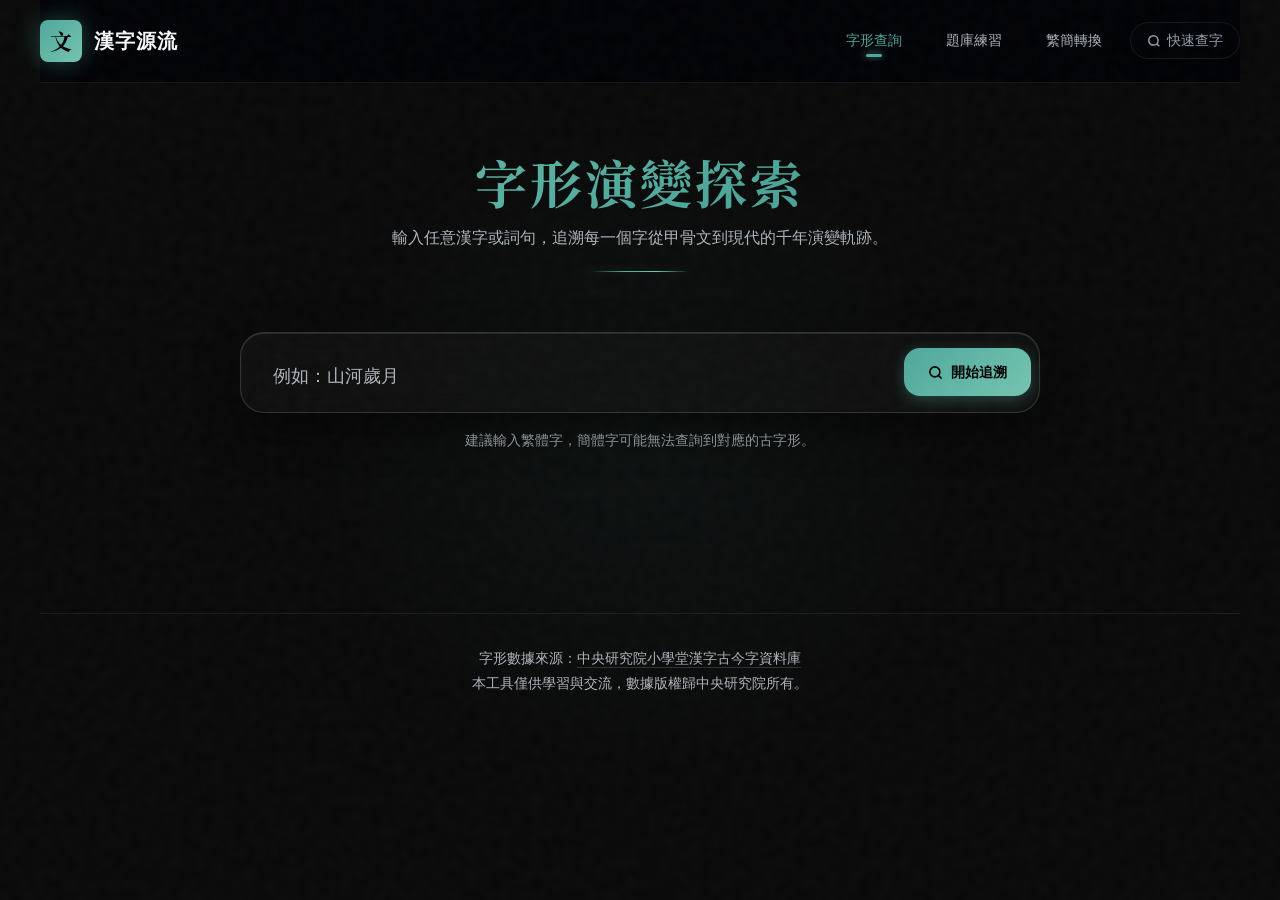
<file: index.html>
<!DOCTYPE html>
<html lang="zh-TW">
<head>
  <meta charset="UTF-8">
  <meta name="viewport" content="width=device-width, initial-scale=1.0">
  <meta name="view-transition" content="same-origin">
  <title>漢字源流 · 字形演變探索</title>
  <meta name="description" content="輸入任意漢字，追溯其從甲骨文、金文、戰國文字到現代的千年演變軌跡。數據來源：中央研究院小學堂。">
  <link rel="preconnect" href="https://fonts.googleapis.com">
  <link rel="preconnect" href="https://fonts.gstatic.com" crossorigin>
  <link href="https://fonts.googleapis.com/css2?family=Noto+Serif+SC:wght@400;500;600;700&family=Outfit:wght@300;400;500;600;700&family=Inter:wght@300;400;500;600&display=swap" rel="stylesheet">
  <link rel="stylesheet" href="style.css?v=12">
  <link href="https://fonts.googleapis.com/css2?family=Zhi+Mang+Xing&display=swap" rel="stylesheet">
</head>
<body>
  <main class="app">

    <!-- Navbar -->
    <nav class="navbar">
      <a href="index.html" class="navbar-brand">
        <div class="brand-icon">文</div>
        <span class="brand-text">漢字源流</span>
      </a>
      <div class="navbar-nav">
        <a href="index.html" class="nav-link active">字形查詢</a>
        <a href="idioms.html" class="nav-link">題庫練習</a>
        <a href="convert.html" class="nav-link">繁簡轉換</a>
        <button id="quickSearchBtn" class="btn-icon" title="快速查字 (Cmd+K / Ctrl+K)">
        <svg width="14" height="14" viewBox="0 0 24 24" fill="none" stroke="currentColor" stroke-width="2.5"><circle cx="11" cy="11" r="8"></circle><line x1="21" y1="21" x2="16.65" y2="16.65"></line></svg>
        快速查字
      </button>
      </div>
    </nav>

    <!-- Page Header -->
    <header class="page-header">
      <!-- 返回鍵：從其他頁面跳轉過來時顯示 -->
      <a id="backLink" class="back-link" href="javascript:history.back()" style="display:none;">
        <svg width="14" height="14" viewBox="0 0 24 24" fill="none" stroke="currentColor" stroke-width="2.5"><path d="M19 12H5M12 5l-7 7 7 7"/></svg>
        <span id="backLinkText">返回</span>
      </a>
      <h1 class="page-title">字形演變探索</h1>
      <p class="page-subtitle">輸入任意漢字或詞句，追溯每一個字從甲骨文到現代的千年演變軌跡。</p>
    </header>

    <!-- Search -->
    <div class="search-box">
      <div class="search-input-row">
        <input type="text" id="searchInput" placeholder="例如：自強不息、天下" autocomplete="off" spellcheck="false" />
        <button id="searchBtn" class="btn btn-primary">
          <svg width="15" height="15" viewBox="0 0 24 24" fill="none" stroke="currentColor" stroke-width="2.5" stroke-linecap="round" stroke-linejoin="round"><circle cx="11" cy="11" r="8"/><line x1="21" y1="21" x2="16.65" y2="16.65"/></svg>
          開始追溯
        </button>
      </div>
      <p class="search-hint">建議輸入繁體字，簡體字可能無法查詢到對應的古字形。</p>
    </div>

    <!-- Ancient Char Preview -->
    <section id="sentencePreview" class="preview-section" style="display:none;">
      <div class="preview-header">
        <div class="preview-header-left">
          <h3>古字形拼寫</h3>
          <span class="subtitle">取每個字最古老的字形</span>
        </div>
      </div>
      <div id="sentenceSequence" class="char-sequence"></div>
    </section>

    <!-- Results -->
    <section id="resultsContainer" class="results-grid"></section>

    <!-- Footer -->
    <footer class="site-footer">
      <p>字形數據來源：<a href="https://xiaoxue.iis.sinica.edu.tw/yanbian" target="_blank" rel="noopener">中央研究院小學堂漢字古今字資料庫</a><br>
      本工具僅供學習與交流，數據版權歸中央研究院所有。</p>
    </footer>
  </main>

  <!-- Card Template -->
  <template id="charTemplate">
    <div class="char-card">
      <div class="card-header">
        <h2 class="card-char"></h2>
        <div class="card-controls">
          <div class="era-count-badge" style="display:none;"></div>
          <div class="loading-indicator">
            <div class="spinner"></div>
            <span>查詢中…</span>
          </div>
          <div class="error-tag"></div>
          <button class="btn btn-sm expand-btn" style="display:none;">收起演變表</button>
        </div>
      </div>
      <div class="card-content"></div>
    </div>
  </template>

  <!-- Global Quick Search Modal -->
  <div id="quickSearchModal" class="quick-search-overlay" style="display: none;">
    <div class="quick-search-container">
      <div class="quick-search-header">
        <svg width="20" height="20" viewBox="0 0 24 24" fill="none" stroke="currentColor" stroke-width="2"><circle cx="11" cy="11" r="8"></circle><line x1="21" y1="21" x2="16.65" y2="16.65"></line></svg>
        <input type="text" id="quickSearchInput" class="quick-search-input" placeholder="輸入單字快速查詢... (ESC 關閉)" maxlength="1" autocomplete="off">
        <button id="closeQuickSearchBtn" class="close-search-btn" title="關閉">
          <svg width="24" height="24" viewBox="0 0 24 24" fill="none" stroke="currentColor" stroke-width="2"><line x1="18" y1="6" x2="6" y2="18"></line><line x1="6" y1="6" x2="18" y2="18"></line></svg>
        </button>
      </div>
      <div id="quickSearchResults" class="quick-search-results">
        <!-- Results injected here -->
      </div>
    </div>
  </div>

  <script src="script.js?v=4" defer></script>
  <script src="quick-search.js?v=2" defer></script>
  <script>
    if ('serviceWorker' in navigator) {
      navigator.serviceWorker.getRegistrations().then(function(registrations) {
        for(let registration of registrations) {
          registration.unregister();
        }
      });
    }
  </script>
</body>
</html>
</file>
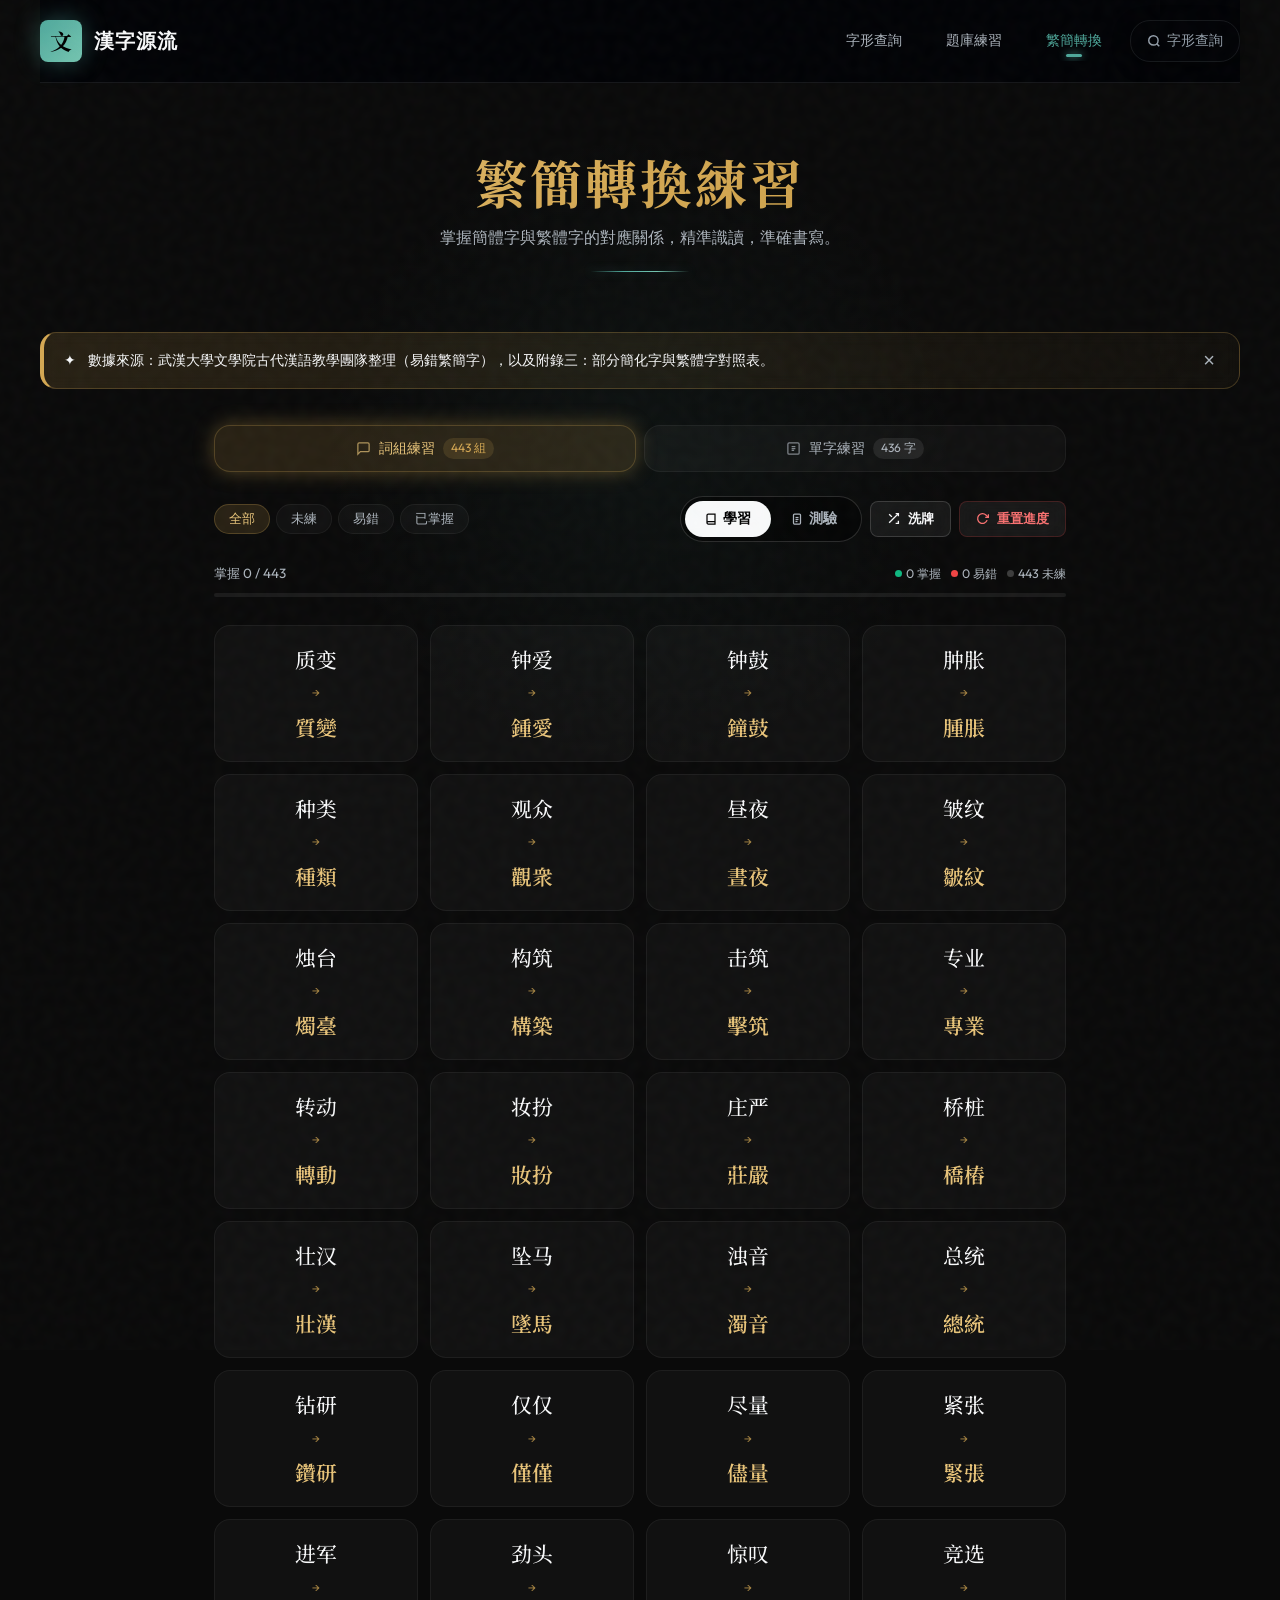
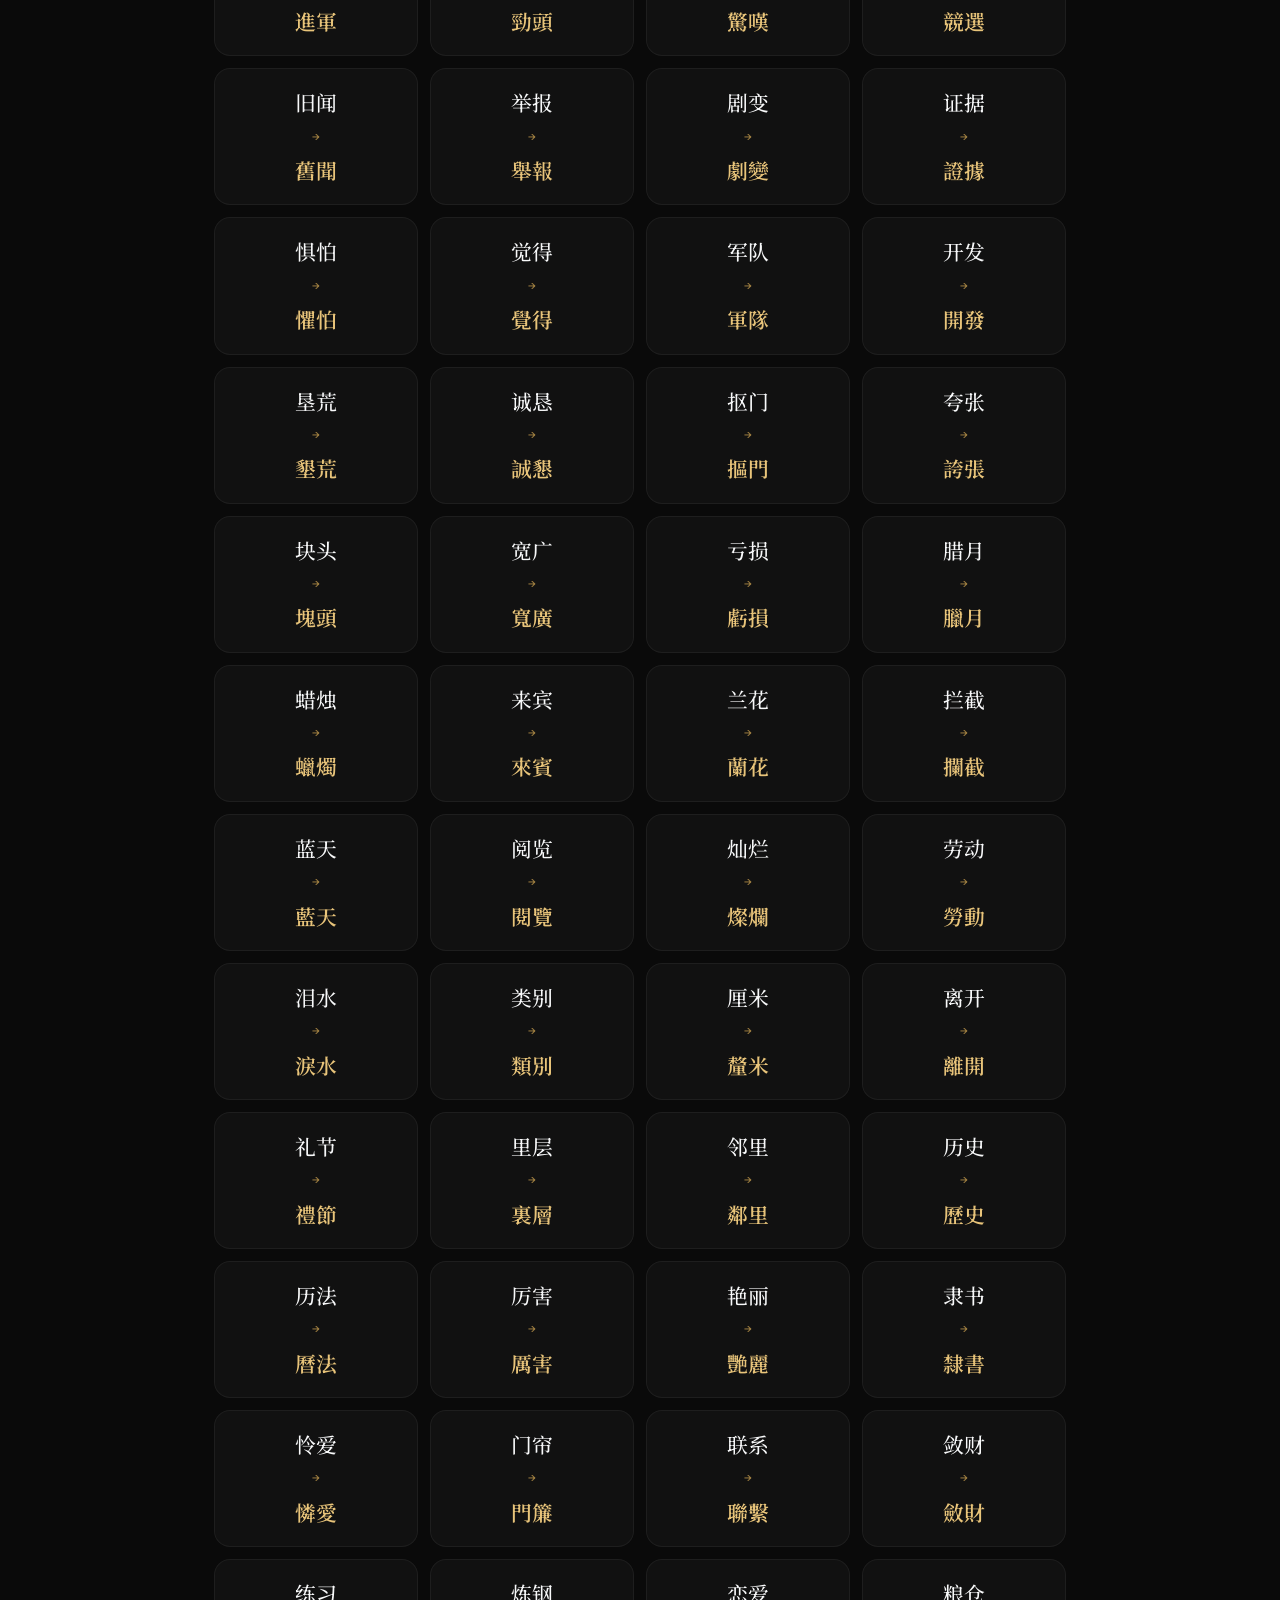
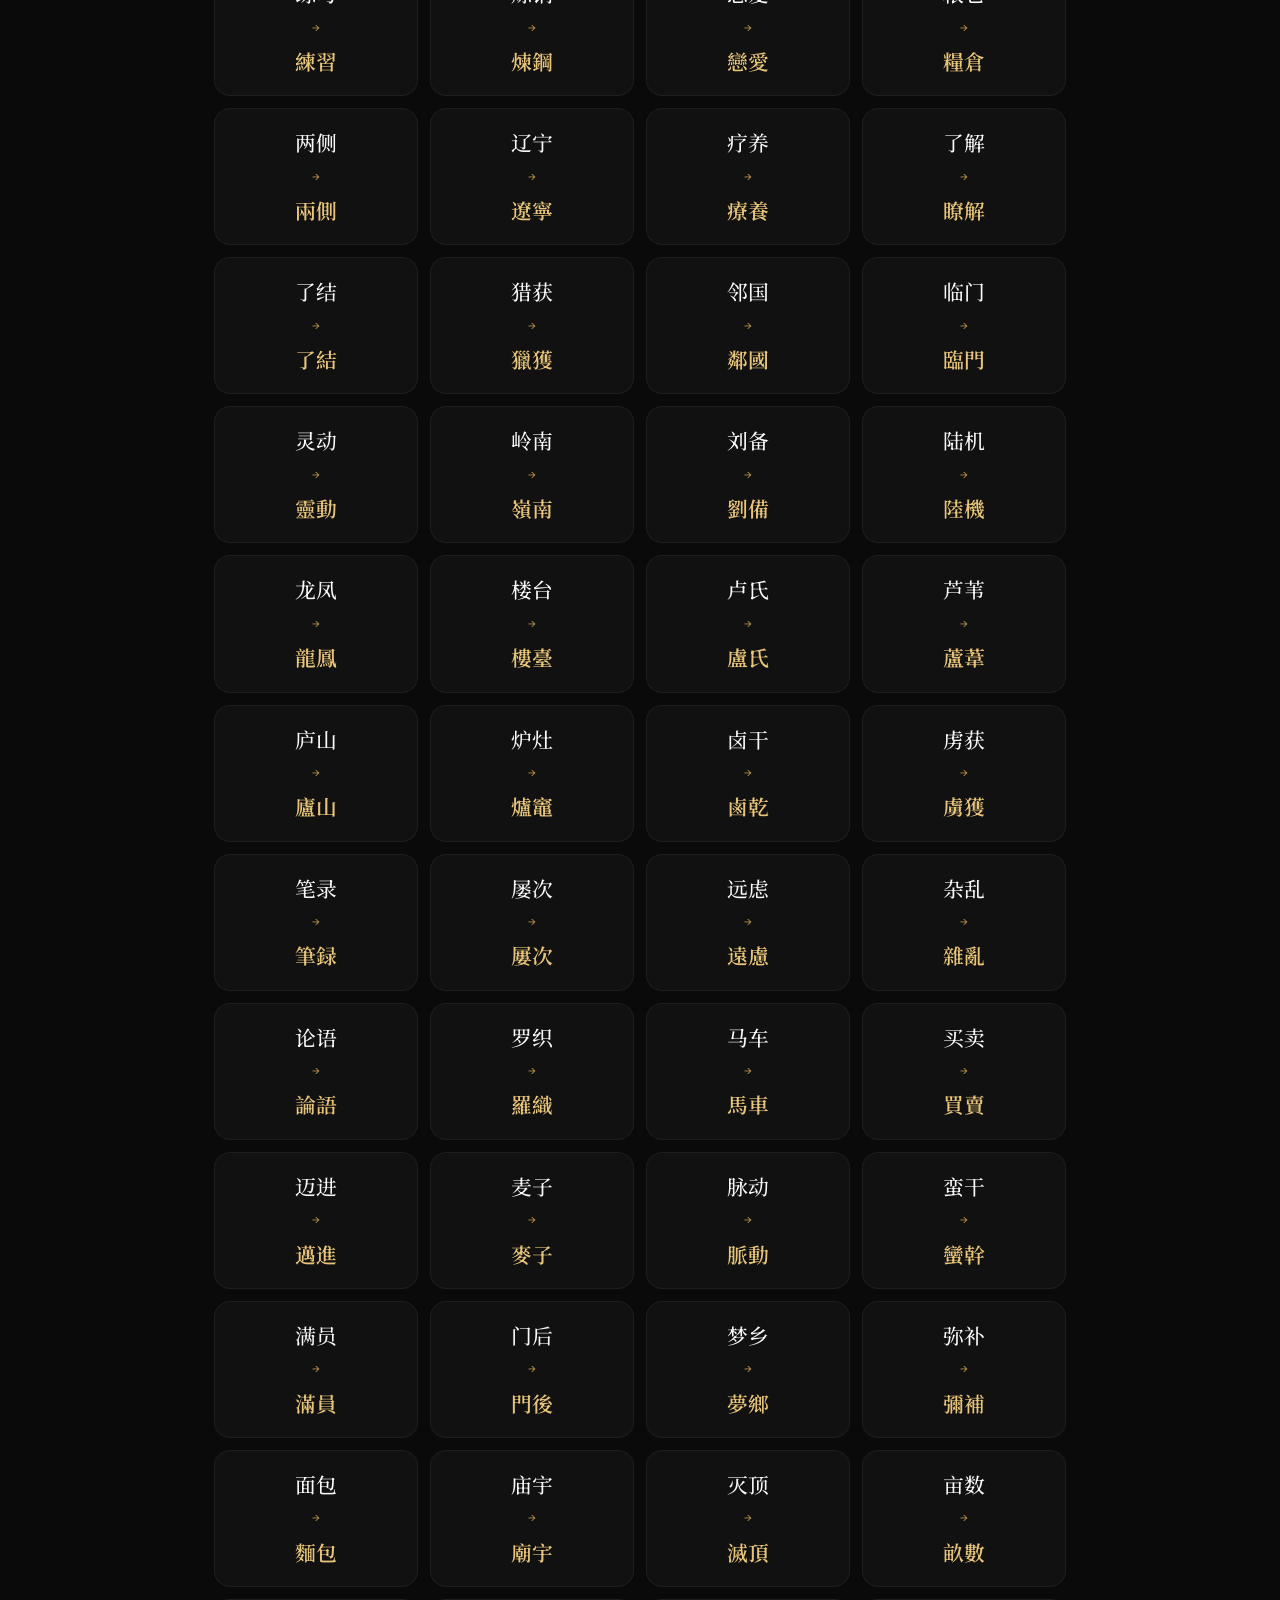
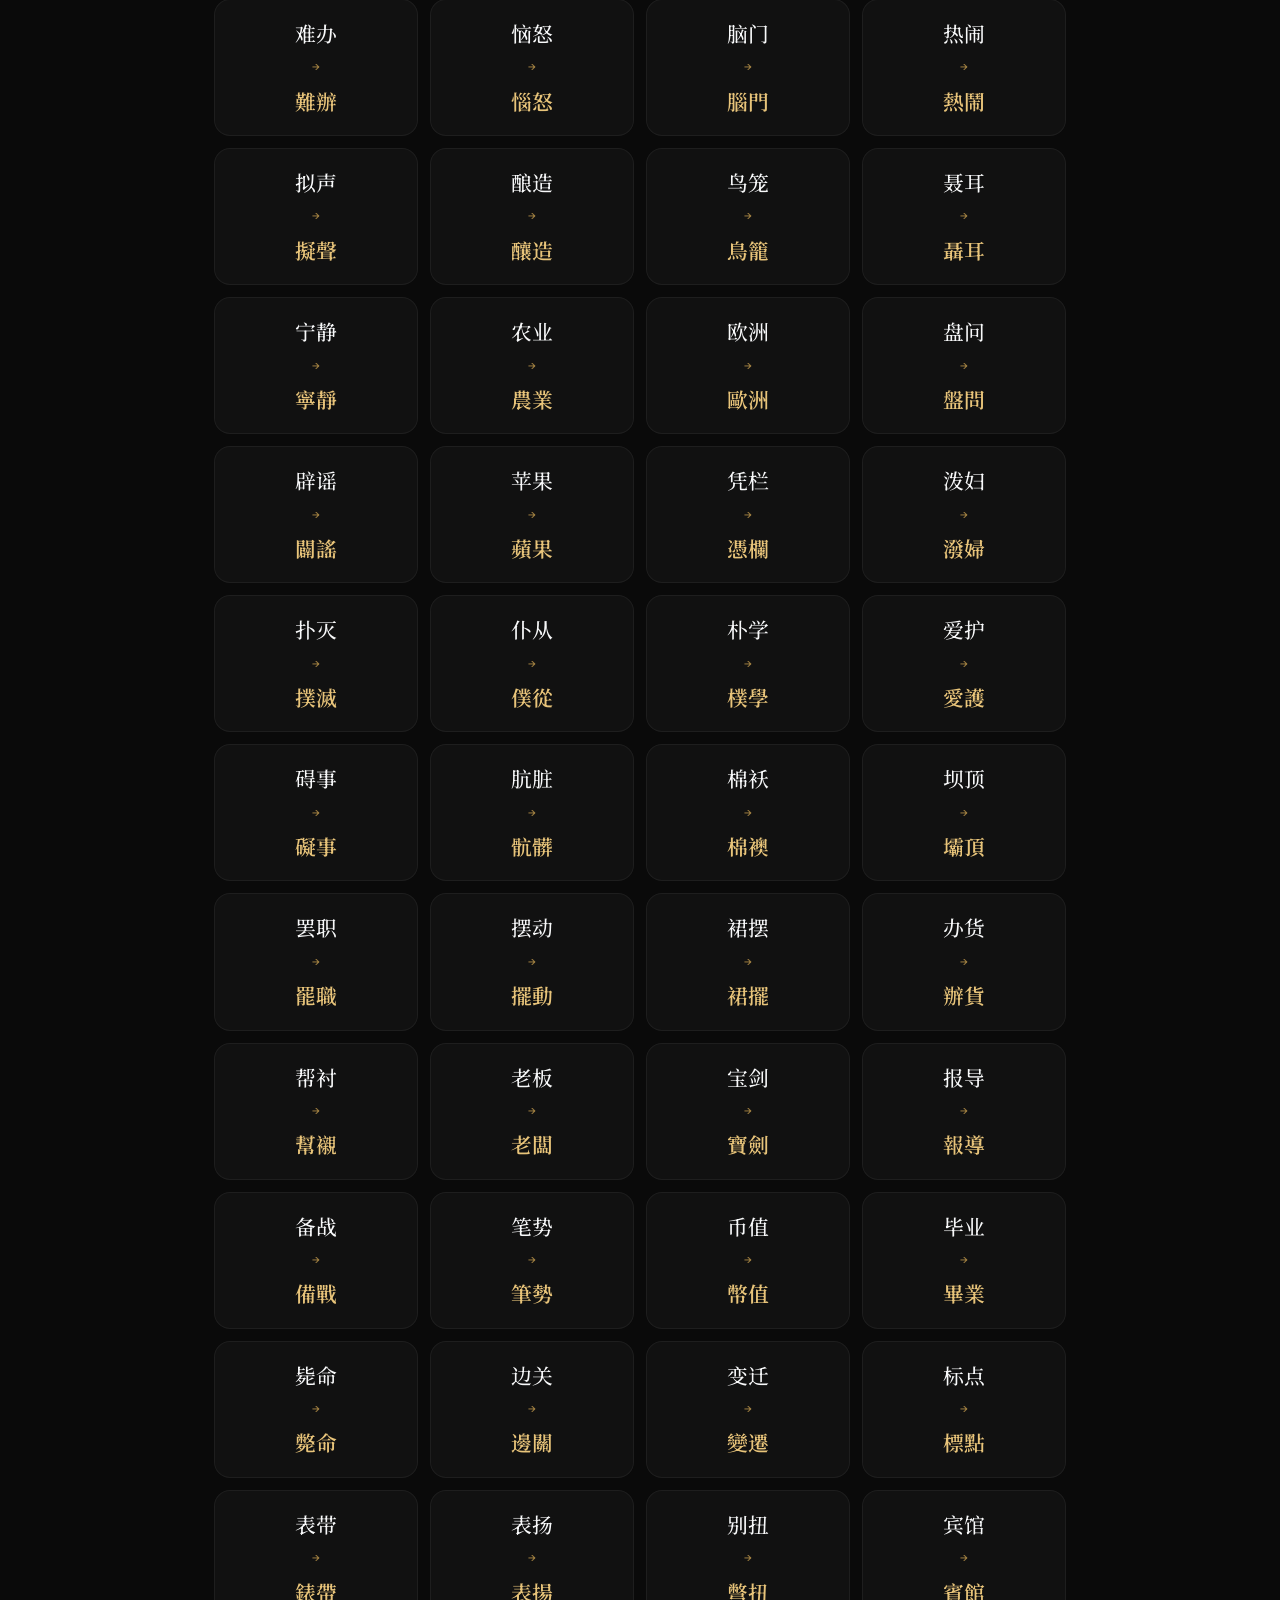
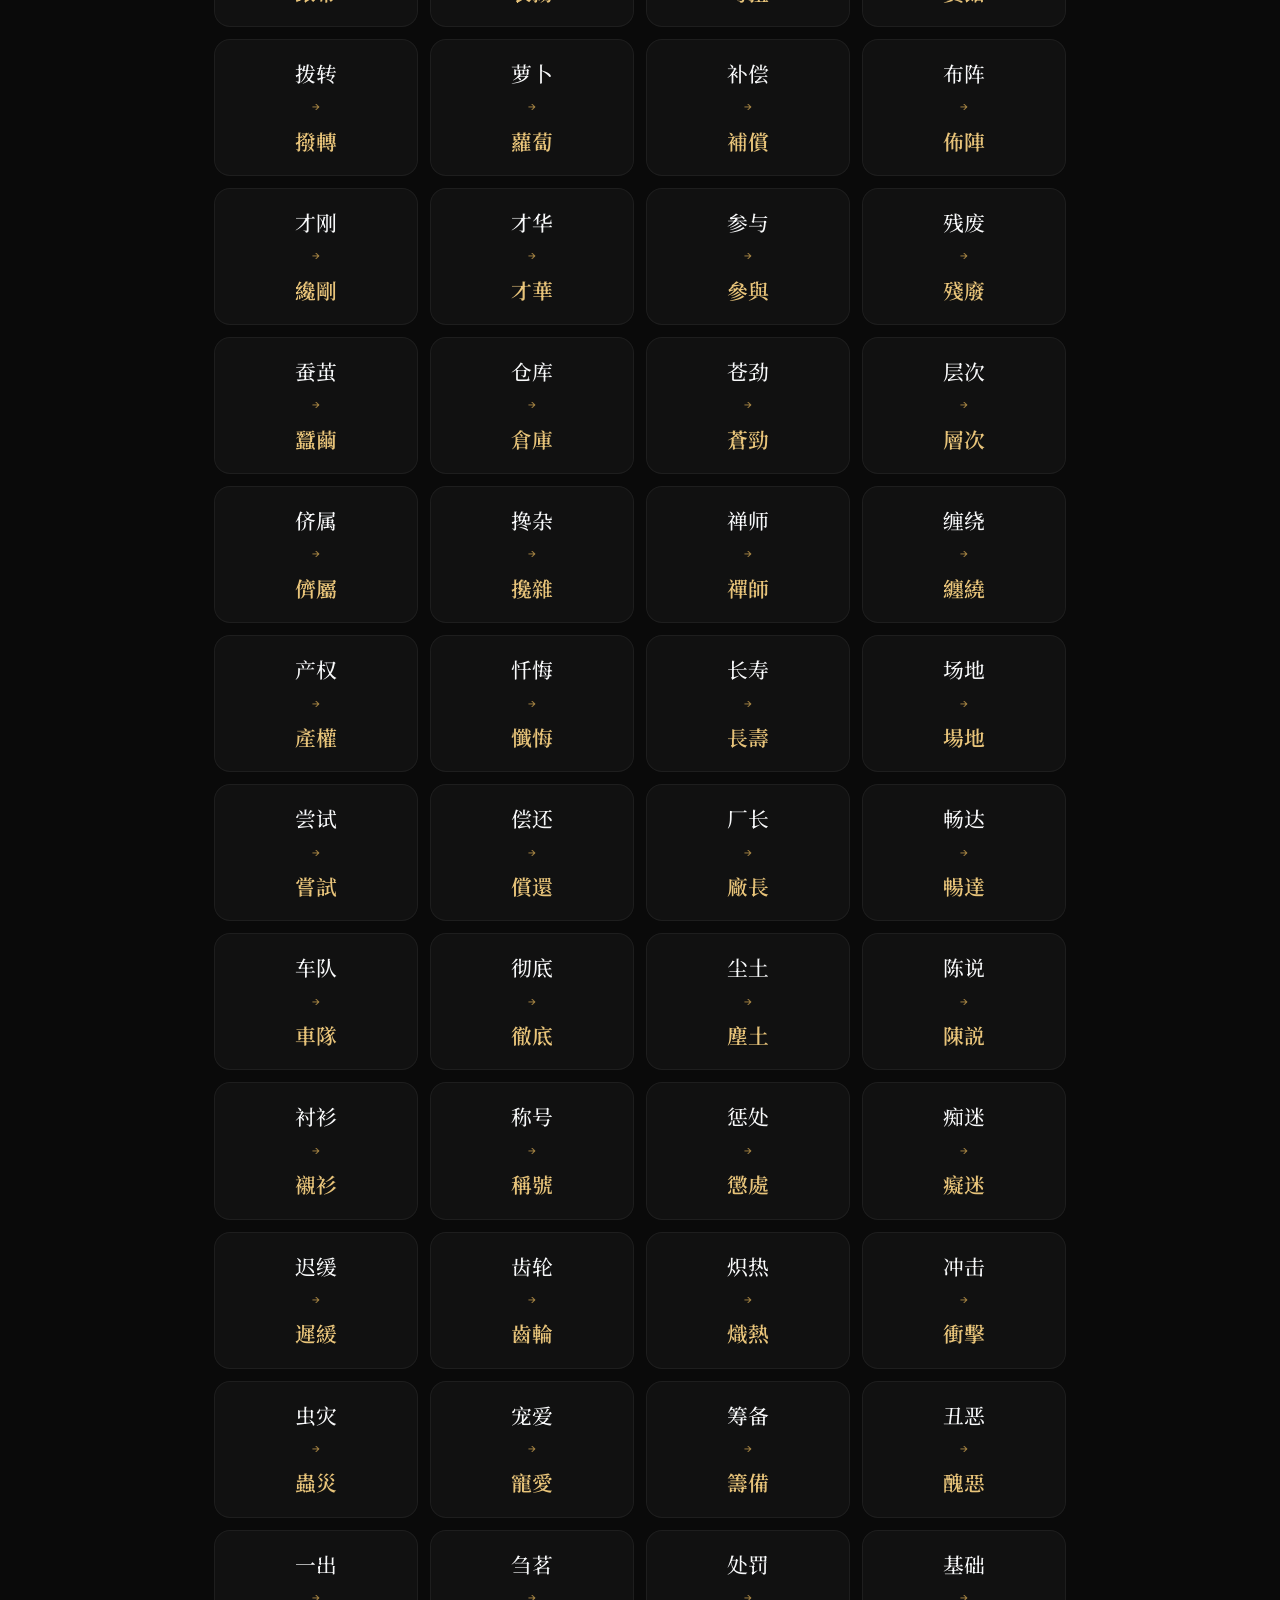
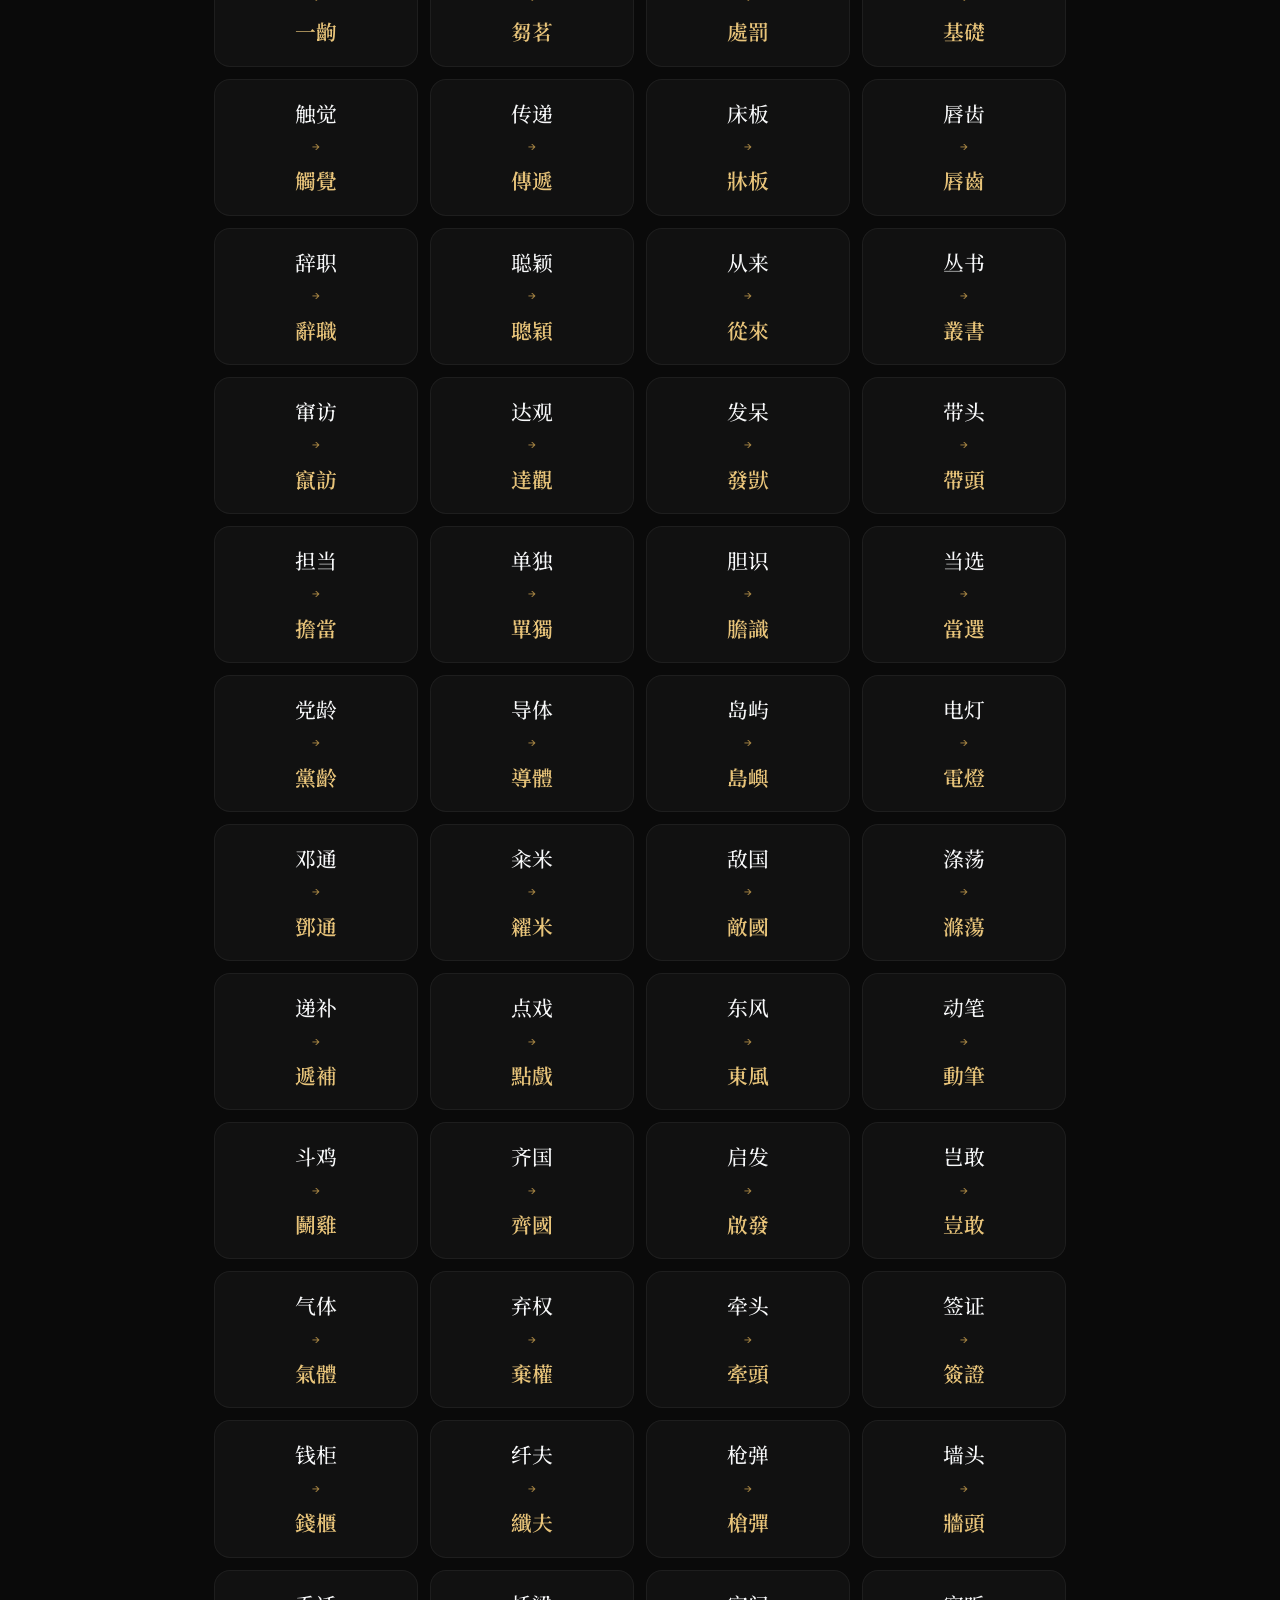
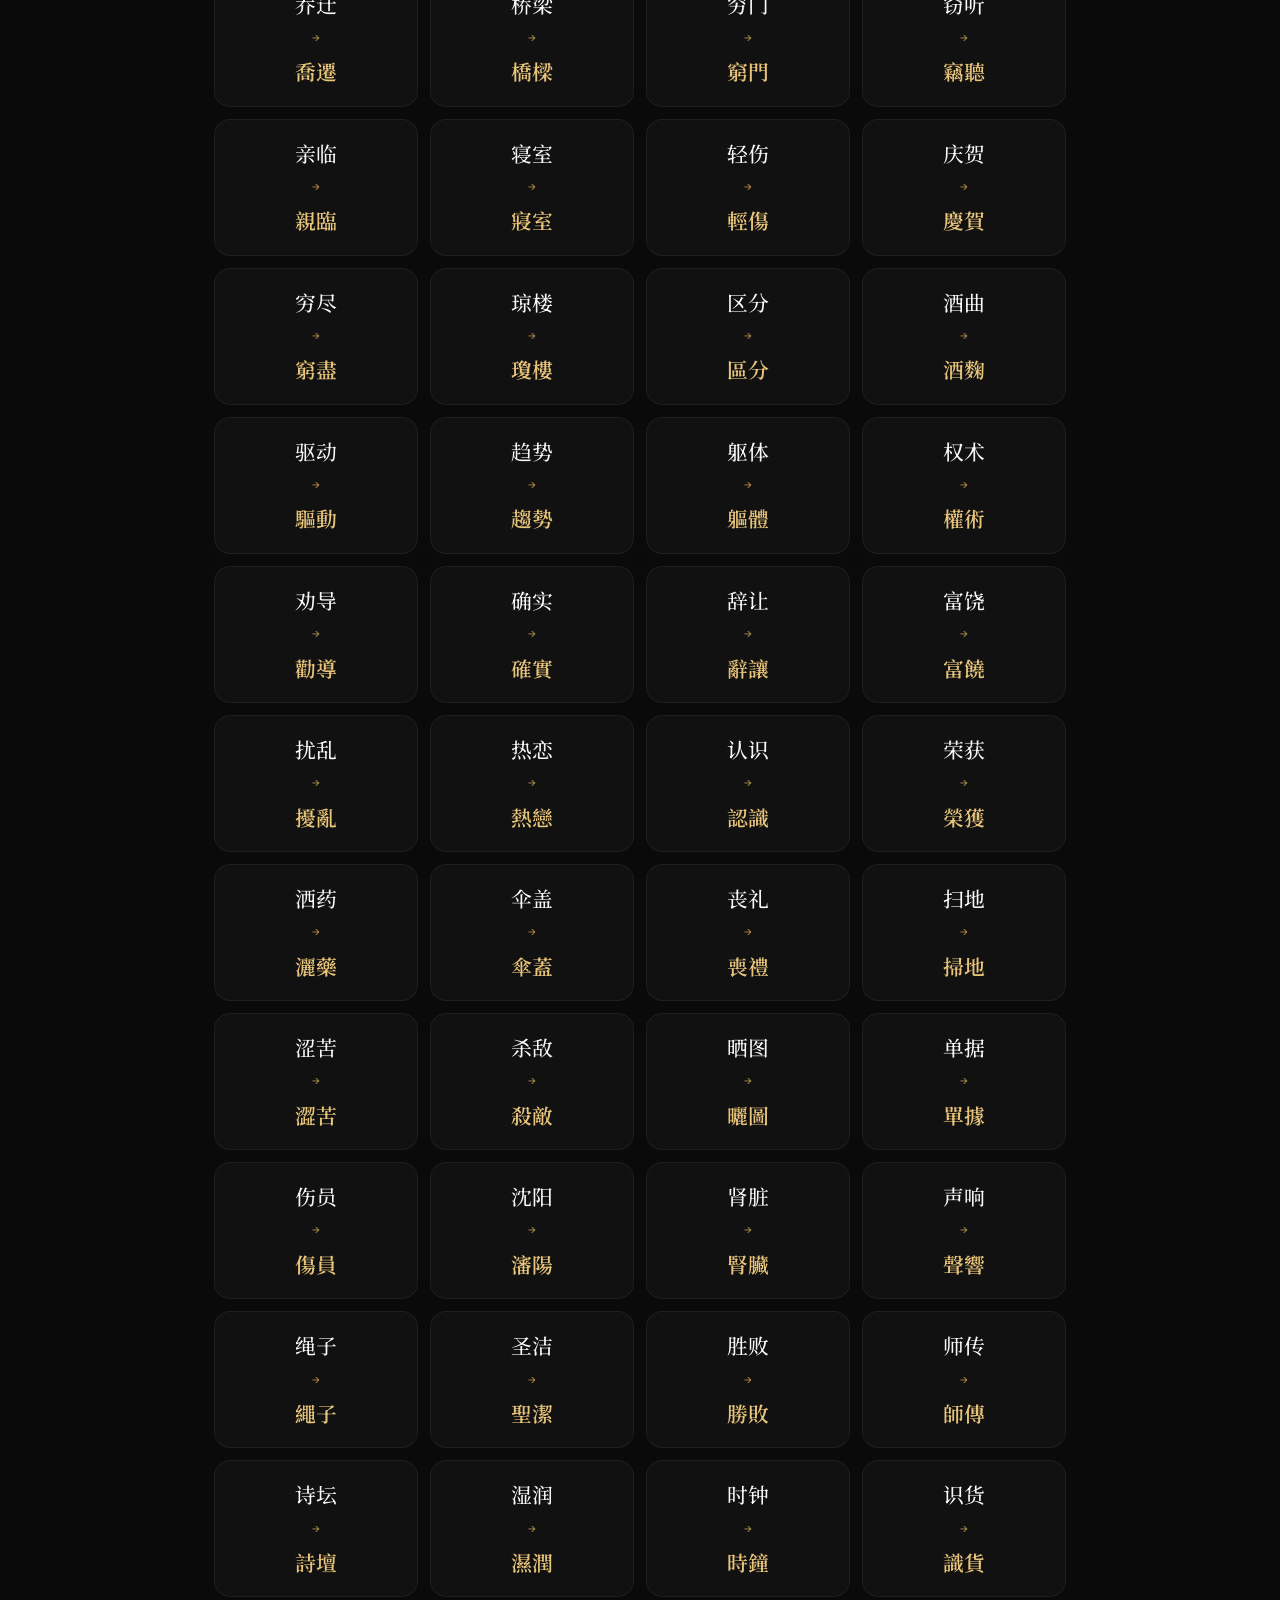
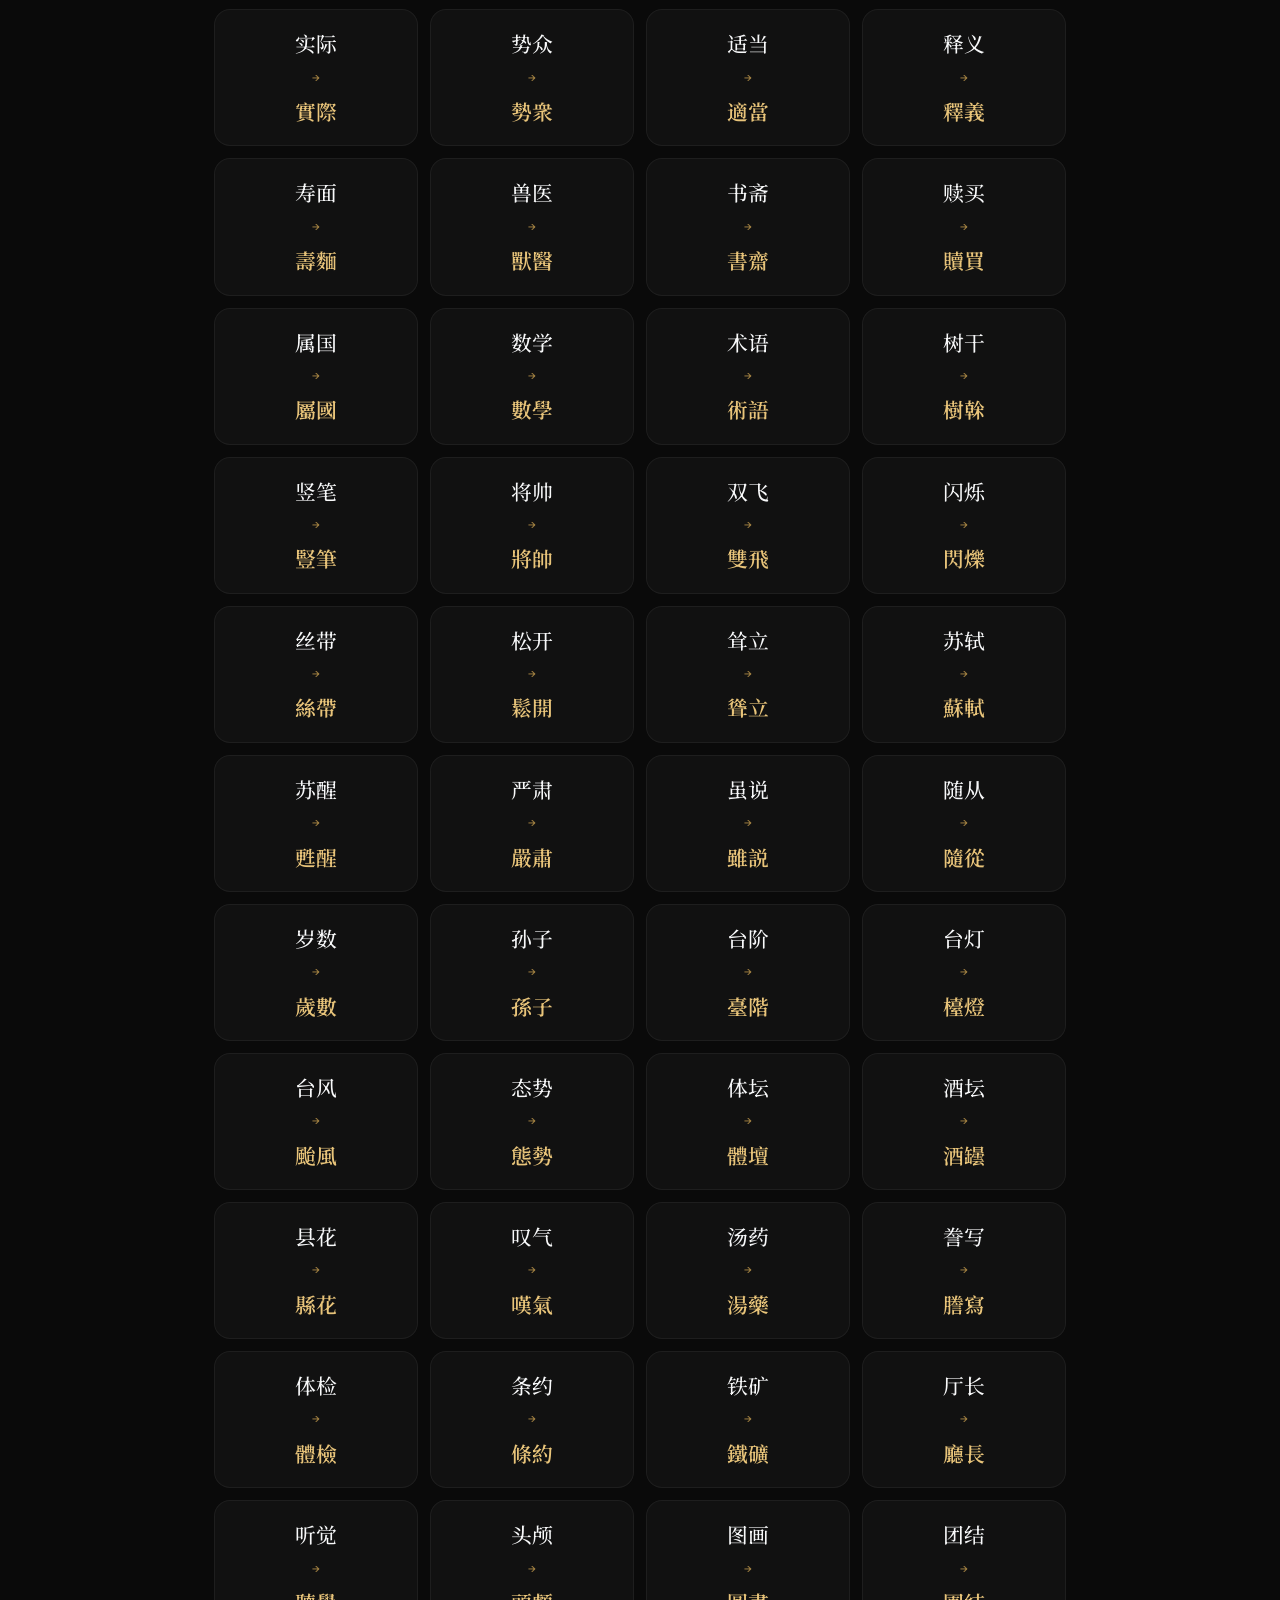
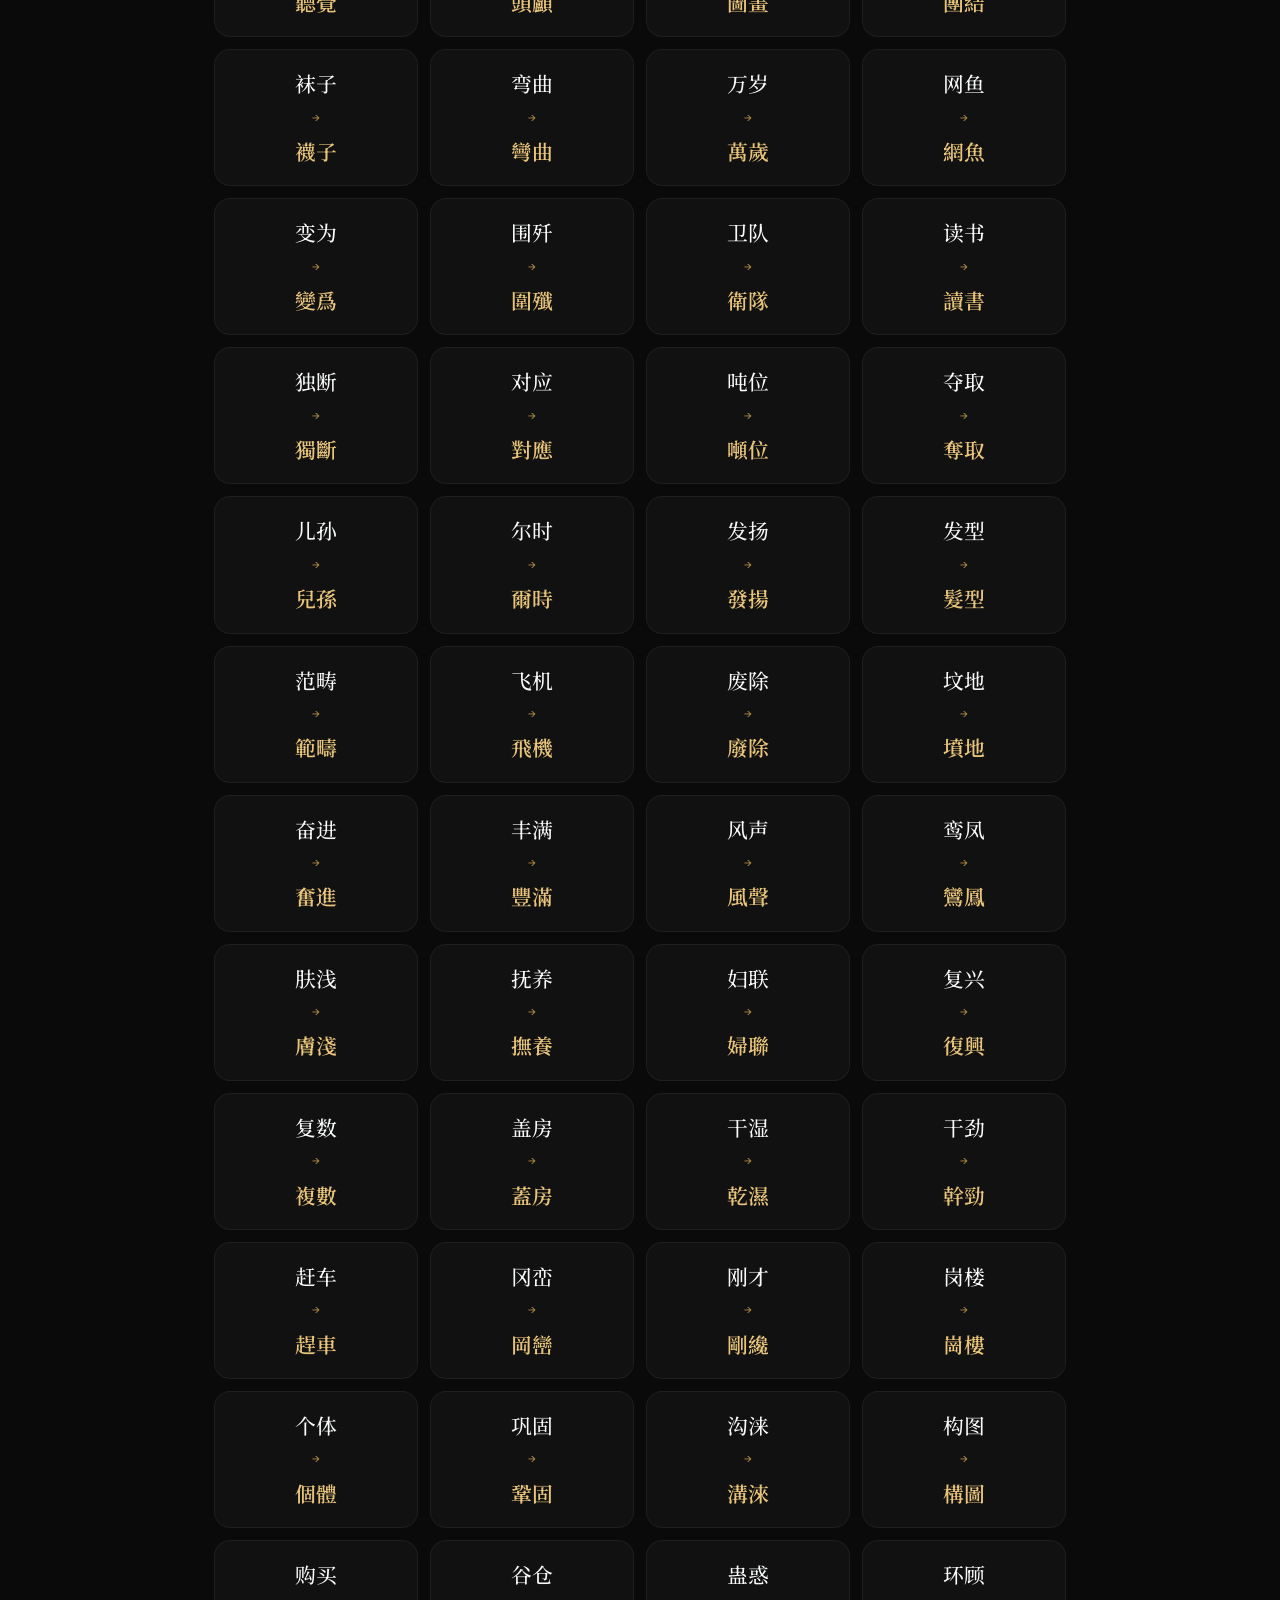
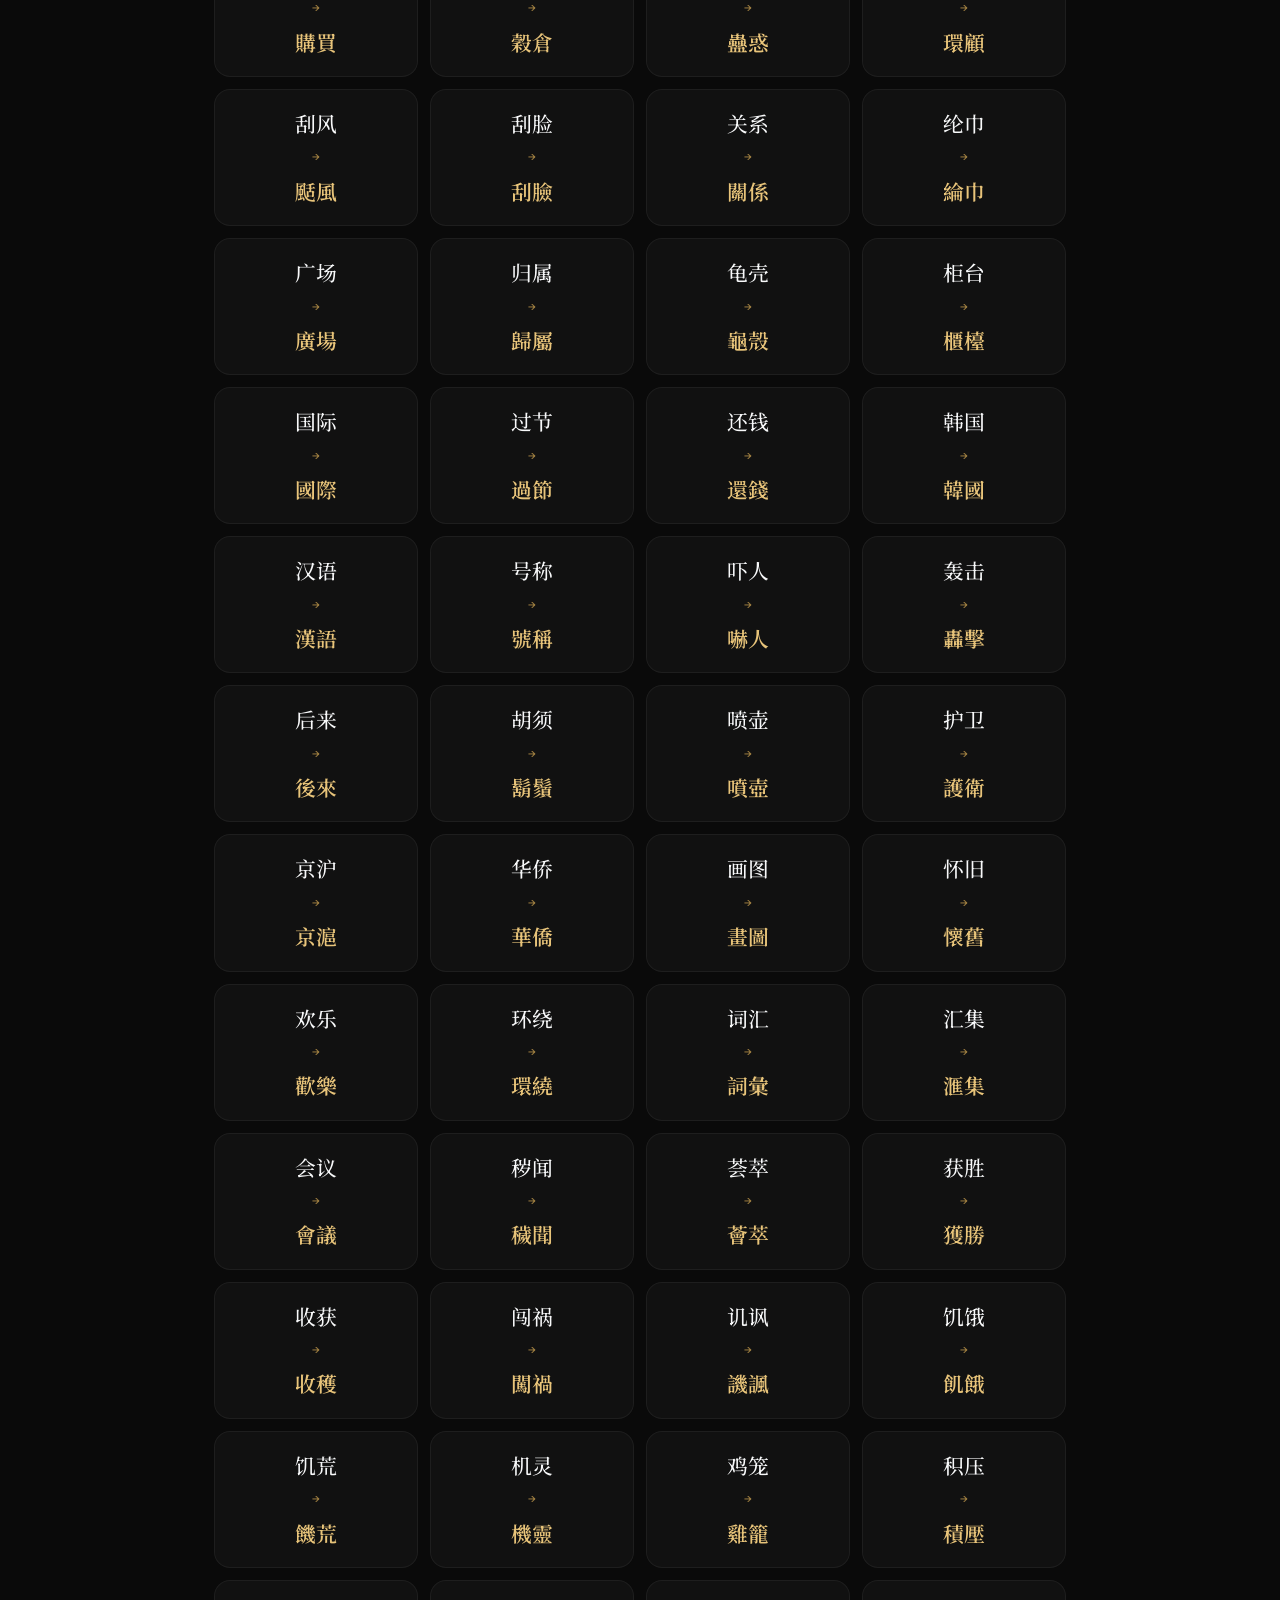
<file: convert.html>
<!DOCTYPE html>
<html lang="zh-TW">
<head>
  <meta charset="UTF-8">
  <meta name="viewport" content="width=device-width, initial-scale=1.0">
  <meta name="view-transition" content="same-origin">
  <title>繁簡轉換 · 漢字源流</title>
  <meta name="description" content="練習簡體字與繁體字的對應關係，包括詞組轉換與單字轉換。數據來源：武漢大學文學院古代漢語教學團隊。">
  <link rel="preconnect" href="https://fonts.googleapis.com">
  <link rel="preconnect" href="https://fonts.gstatic.com" crossorigin>
  <link href="https://fonts.googleapis.com/css2?family=Noto+Serif+SC:wght@400;500;600;700&family=Outfit:wght@300;400;500;600;700&family=Inter:wght@300;400;500;600&display=swap" rel="stylesheet">
  <link rel="stylesheet" href="style.css?v=12">
  <link href="https://fonts.googleapis.com/css2?family=Zhi+Mang+Xing&display=swap" rel="stylesheet">
  <link rel="stylesheet" href="convert.css?v=2">
</head>
<body>
<main class="app">

  <!-- Navbar -->
  <nav class="navbar">
    <a href="index.html" class="navbar-brand">
      <div class="brand-icon">文</div>
      <span class="brand-text">漢字源流</span>
    </a>
    <div class="navbar-nav">
      <a href="index.html" class="nav-link">字形查詢</a>
      <a href="idioms.html" class="nav-link">題庫練習</a>
      <a href="convert.html" class="nav-link active">繁簡轉換</a>
      <a href="index.html" class="btn-icon" title="前往字形演變查詢">
        <svg width="14" height="14" viewBox="0 0 24 24" fill="none" stroke="currentColor" stroke-width="2.5"><circle cx="11" cy="11" r="8"></circle><line x1="21" y1="21" x2="16.65" y2="16.65"></line></svg>
        字形查詢
      </a>
    </div>
  </nav>

  <!-- Header -->
  <header class="page-header">
    <h1 class="page-title cvt-title">繁簡轉換練習</h1>
    <p class="page-subtitle">掌握簡體字與繁體字的對應關係，精準識讀，準確書寫。</p>
  </header>

  <!-- Notice Banner -->
  <div class="notice-banner" id="noticeBanner">
    <span>✦</span>
    <span class="notice-text">數據來源：武漢大學文學院古代漢語教學團隊整理（易錯繁簡字），以及附錄三：部分簡化字與繁體字對照表。</span>
    <button class="notice-close" onclick="this.parentElement.remove()">×</button>
  </div>

  <!-- 歡迎回來橫幅（有進度才顯示） -->
  <div class="cvt-welcome-banner" id="welcomeBanner" style="display:none;">
    <span class="cvt-welcome-icon">👋</span>
    <span class="cvt-welcome-text" id="welcomeText"></span>
  </div>

  <!-- Mode Tabs -->
  <div class="cvt-mode-tabs" id="modeTabs">
    <button class="cvt-mode-tab active" data-mode="phrase" id="phraseTab">
      <svg width="15" height="15" viewBox="0 0 24 24" fill="none" stroke="currentColor" stroke-width="2"><path d="M21 15a2 2 0 0 1-2 2H7l-4 4V5a2 2 0 0 1 2-2h14a2 2 0 0 1 2 2z"/></svg>
      詞組練習
      <span class="cvt-tab-count" id="phraseCount">—</span>
    </button>
    <button class="cvt-mode-tab" data-mode="char" id="charTab">
      <svg width="15" height="15" viewBox="0 0 24 24" fill="none" stroke="currentColor" stroke-width="2"><rect x="3" y="3" width="18" height="18" rx="2"/><path d="M9 9h6M9 12h6M9 15h4"/></svg>
      單字練習
      <span class="cvt-tab-count" id="charCount">—</span>
    </button>
  </div>

  <!-- Sub Controls -->
  <div class="cvt-controls" id="cvtControls">
    <div class="cvt-controls-left">
      <div class="cvt-filter-chips" id="filterChips">
        <button class="cvt-chip active" data-filter="all">全部</button>
        <button class="cvt-chip" data-filter="unseen">未練</button>
        <button class="cvt-chip" data-filter="wrong">易錯</button>
        <button class="cvt-chip" data-filter="mastered">已掌握</button>
      </div>
    </div>
    <div class="cvt-controls-right">
      <div class="mode-switch">
        <button id="learnModeBtn" class="mode-btn active">
          <svg width="12" height="12" viewBox="0 0 24 24" fill="none" stroke="currentColor" stroke-width="2.5"><path d="M4 19.5v-15A2.5 2.5 0 0 1 6.5 2H20v20H6.5a2.5 2.5 0 0 1 0-5H20"/></svg>
          學習
        </button>
        <button id="testModeBtn" class="mode-btn">
          <svg width="12" height="12" viewBox="0 0 24 24" fill="none" stroke="currentColor" stroke-width="2.5"><rect x="5" y="2" width="14" height="20" rx="2"/><line x1="9" y1="9" x2="15" y2="9"/><line x1="9" y1="13" x2="15" y2="13"/><line x1="9" y1="17" x2="13" y2="17"/></svg>
          測驗
        </button>
      </div>
      <button id="shuffleBtn" class="btn btn-sm">
        <svg width="13" height="13" viewBox="0 0 24 24" fill="none" stroke="currentColor" stroke-width="2.5"><polyline points="16 3 21 3 21 8"/><line x1="4" y1="20" x2="21" y2="3"/><polyline points="21 16 21 21 16 21"/><line x1="4" y1="4" x2="9" y2="9"/></svg>
        洗牌
      </button>
      <button id="resetProgressBtn" class="btn btn-sm btn-danger-ghost">
        <svg width="13" height="13" viewBox="0 0 24 24" fill="none" stroke="currentColor" stroke-width="2.5"><polyline points="23 4 23 10 17 10"/><path d="M20.49 15a9 9 0 1 1-2.12-9.36L23 10"/></svg>
        重置進度
      </button>
    </div>
  </div>

  <!-- Progress Bar Area -->
  <div class="cvt-progress-area" id="progressArea">
    <div class="cvt-progress-bar-wrap">
      <div class="cvt-progress-label">
        <span id="progressText">掌握 0 / 0</span>
        <span class="cvt-progress-badges" id="progressBadges"></span>
      </div>
      <div class="cvt-progress-track">
        <div class="cvt-progress-fill" id="progressFill" style="width:0%"></div>
      </div>
    </div>
  </div>

  <!-- Quiz Card Area -->
  <section class="cvt-quiz-section" id="quizSection" style="display:none">
    <div class="cvt-card" id="quizCard">
      <!-- Dynamically rendered -->
    </div>
    <div class="cvt-card-nav">
      <button class="btn btn-sm" id="prevCardBtn">
        <svg width="14" height="14" viewBox="0 0 24 24" fill="none" stroke="currentColor" stroke-width="2.5"><path d="M19 12H5M12 5l-7 7 7 7"/></svg>
        上一題
      </button>
      <span class="cvt-card-counter" id="cardCounter">1 / 1</span>
      <button class="btn btn-sm" id="nextCardBtn">
        下一題
        <svg width="14" height="14" viewBox="0 0 24 24" fill="none" stroke="currentColor" stroke-width="2.5"><path d="M5 12h14M12 5l7 7-7 7"/></svg>
      </button>
    </div>
  </section>

  <!-- Browse Grid (Learning mode) -->
  <section class="cvt-grid-section" id="gridSection">
    <div class="cvt-grid" id="cvtGrid">
      <!-- Cards rendered here -->
    </div>
    <div class="cvt-empty" id="cvtEmpty" style="display:none">
      <div class="cvt-empty-icon">🎉</div>
      <p>此篩選條件下暫無詞條</p>
      <button class="btn btn-sm" onclick="document.querySelector('[data-filter=all]').click()">顯示全部</button>
    </div>
  </section>

  <!-- Session Summary (Test mode end) -->
  <div class="cvt-summary" id="cvtSummary" style="display:none">
    <div class="cvt-summary-inner">
      <div class="cvt-summary-icon">📊</div>
      <h2>本輪測驗結果</h2>
      <div class="cvt-summary-stats" id="summaryStats"></div>
      <div class="cvt-summary-actions">
        <button class="btn btn-primary" id="retryWrongBtn">只練易錯</button>
        <button class="btn btn-sm" id="restartBtn">重新開始</button>
      </div>
    </div>
  </div>

  <footer class="site-footer">
    <p>詞組數據來源：武漢大學文學院古代漢語教學團隊整理（易錯繁簡字）<br>
    單字數據來源：附錄三：部分簡化字與繁體字對照表。本工具僅供學習與交流。</p>
  </footer>

</main>

<!-- Global Quick Search Modal -->
<div id="quickSearchModal" class="quick-search-overlay" style="display: none;">
  <div class="quick-search-container">
    <div class="quick-search-header">
      <svg width="20" height="20" viewBox="0 0 24 24" fill="none" stroke="currentColor" stroke-width="2"><circle cx="11" cy="11" r="8"></circle><line x1="21" y1="21" x2="16.65" y2="16.65"></line></svg>
      <input type="text" id="quickSearchInput" class="quick-search-input" placeholder="輸入單字快速查詢... (ESC 關閉)" maxlength="1" autocomplete="off">
      <button id="closeQuickSearchBtn" class="close-search-btn" title="關閉">
        <svg width="24" height="24" viewBox="0 0 24 24" fill="none" stroke="currentColor" stroke-width="2"><line x1="18" y1="6" x2="6" y2="18"></line><line x1="6" y1="6" x2="18" y2="18"></line></svg>
      </button>
    </div>
    <div id="quickSearchResults" class="quick-search-results"></div>
  </div>
</div>

<script src="convert_data.js" defer></script>
<script src="convert.js?v=1" defer></script>
<script src="quick-search.js?v=2" defer></script>
<script>
  if ('serviceWorker' in navigator) {
    navigator.serviceWorker.getRegistrations().then(function(registrations) {
      for(let registration of registrations) {
        registration.unregister();
      }
    });
  }
</script>
</body>
</html>
</file>
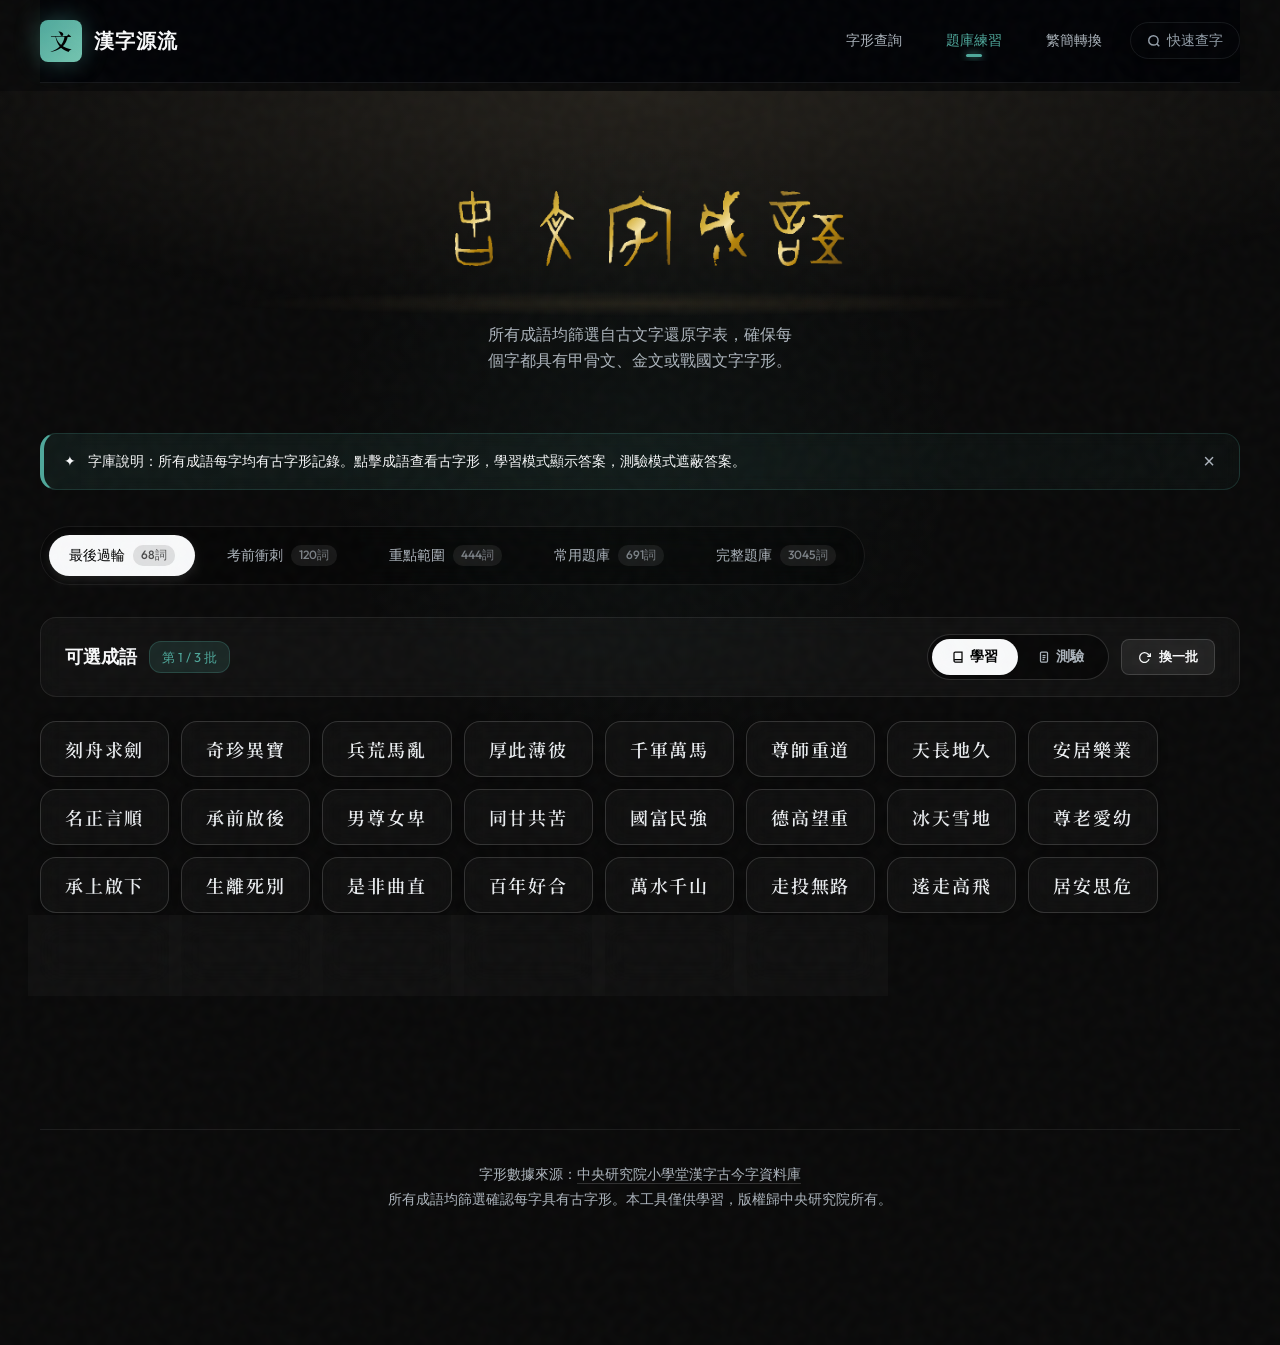
<file: idioms.html>
<!DOCTYPE html>
<html lang="zh-TW">
<head>
  <meta charset="UTF-8">
  <meta name="viewport" content="width=device-width, initial-scale=1.0">
  <meta name="view-transition" content="same-origin">
  <title>題庫練習 · 漢字源流</title>
  <meta name="description" content="從古文字還原字表中抽取四字成語，練習甲骨文、金文字形識讀。所有成語均確認每字具有古字形。">
  <link rel="preconnect" href="https://fonts.googleapis.com">
  <link rel="preconnect" href="https://fonts.gstatic.com" crossorigin>
  <link href="https://fonts.googleapis.com/css2?family=Noto+Serif+SC:wght@400;500;600;700&family=Outfit:wght@300;400;500;600;700&family=Inter:wght@300;400;500;600&display=swap" rel="stylesheet">
  <link rel="stylesheet" href="style.css?v=12">
  <link href="https://fonts.googleapis.com/css2?family=Zhi+Mang+Xing&display=swap" rel="stylesheet">
</head>
<body>
<main class="app">

  <!-- Navbar -->
  <nav class="navbar">
    <a href="index.html" class="navbar-brand">
      <div class="brand-icon">文</div>
      <span class="brand-text">漢字源流</span>
    </a>
    <div class="navbar-nav">
      <a href="index.html" class="nav-link">字形查詢</a>
      <a href="idioms.html" class="nav-link active">題庫練習</a>
      <a href="convert.html" class="nav-link">繁簡轉換</a>
      <button id="quickSearchBtn" class="btn-icon" title="快速查字 (Cmd+K / Ctrl+K)">
        <svg width="14" height="14" viewBox="0 0 24 24" fill="none" stroke="currentColor" stroke-width="2.5"><circle cx="11" cy="11" r="8"></circle><line x1="21" y1="21" x2="16.65" y2="16.65"></line></svg>
        快速查字
      </button>
    </div>
  </nav>

  <!-- Header -->
  <header class="page-header">
    <h1 class="museum-title" aria-label="古文字成語">
      <div class="ancient-chars" id="titleChars">
        <div class="char-container" data-char="古">
          <span class="char-bone" style="--bg-image: url('images/title/gu.png');" title="古"></span>
          <span class="char-modern">古</span>
        </div>
        <div class="char-container" data-char="文">
          <span class="char-bone" style="--bg-image: url('images/title/wen.png');" title="文"></span>
          <span class="char-modern">文</span>
        </div>
        <div class="char-container" data-char="字">
          <span class="char-bone" style="--bg-image: url('images/title/zi.png');" title="字"></span>
          <span class="char-modern">字</span>
        </div>
        <div class="char-container" data-char="成">
          <span class="char-bone" style="--bg-image: url('images/title/cheng.png');" title="成"></span>
          <span class="char-modern">成</span>
        </div>
        <div class="char-container" data-char="語">
          <span class="char-bone" style="--bg-image: url('images/title/yu.png');" title="語"></span>
          <span class="char-modern">語</span>
        </div>
      </div>
    </h1>
    <p class="page-subtitle">所有成語均篩選自古文字還原字表，確保每個字都具有甲骨文、金文或戰國文字字形。</p>
  </header>

  <!-- Notice -->
  <div class="notice-banner" id="noticeBanner">
    <span>✦</span>
    <span class="notice-text">字庫說明：所有成語每字均有古字形記錄。點擊成語查看古字形，學習模式顯示答案，測驗模式遮蔽答案。</span>
    <button class="notice-close" onclick="this.parentElement.remove()">×</button>
  </div>

  <!-- Tier tabs -->
  <div class="tier-tabs" id="tierTabs">
    <button class="tier-tab active" data-bank="review">
      最後過輪
      <span class="tier-count">68詞</span>
    </button>
    <button class="tier-tab" data-bank="sprint">
      考前衝刺
      <span class="tier-count">120詞</span>
    </button>
    <button class="tier-tab" data-bank="essential">
      重點範圍
      <span class="tier-count">444詞</span>
    </button>
    <button class="tier-tab" data-bank="common">
      常用題庫
      <span class="tier-count">691詞</span>
    </button>
    <button class="tier-tab" data-bank="all">
      完整題庫
      <span class="tier-count">3045詞</span>
    </button>
  </div>

  <!-- Controls -->
  <div class="controls-row">
    <div class="controls-left">
      <span class="section-label" id="sectionTitle">可選成語</span>
      <span class="batch-tag" id="batchInfo"></span>
    </div>
    <div class="controls-right">
      <div class="mode-switch">
        <button id="learnModeBtn" class="mode-btn active">
          <svg width="12" height="12" viewBox="0 0 24 24" fill="none" stroke="currentColor" stroke-width="2.5"><path d="M4 19.5v-15A2.5 2.5 0 0 1 6.5 2H20v20H6.5a2.5 2.5 0 0 1 0-5H20"/></svg>
          學習
        </button>
        <button id="testModeBtn" class="mode-btn">
          <svg width="12" height="12" viewBox="0 0 24 24" fill="none" stroke="currentColor" stroke-width="2.5"><rect x="5" y="2" width="14" height="20" rx="2"/><line x1="9" y1="9" x2="15" y2="9"/><line x1="9" y1="13" x2="15" y2="13"/><line x1="9" y1="17" x2="13" y2="17"/></svg>
          測驗
        </button>
      </div>
      <button id="refreshBtn" class="btn btn-sm">
        <svg width="13" height="13" viewBox="0 0 24 24" fill="none" stroke="currentColor" stroke-width="2.5"><polyline points="23 4 23 10 17 10"/><path d="M20.49 15a9 9 0 1 1-2.12-9.36L23 10"/></svg>
        換一批
      </button>
    </div>
  </div>

  <!-- Idiom grid -->
  <div id="idiomOptions" class="idiom-grid"></div>

  <!-- Preview strip -->
  <section id="sentencePreview" class="preview-section" style="display:none">
    <div class="preview-header">
      <div class="preview-header-left">
        <h3>古字形拼寫</h3>
        <div class="preview-subtitle">取每個字最古老的字形（甲骨文 › 金文 › 戰國文字 › 小篆）</div>
      </div>
      <a id="bingSearchBtn" href="#" target="_blank" rel="noopener" class="btn btn-sm">
        <svg width="11" height="11" viewBox="0 0 24 24" fill="none" stroke="currentColor" stroke-width="2.5"><circle cx="11" cy="11" r="8"/><line x1="21" y1="21" x2="16.65" y2="16.65"/></svg>
        在 Bing 搜尋此詞
      </a>
    </div>
    <div id="sentenceSequence" class="char-sequence"></div>
    <div class="reveal-wrap" style="display:flex; gap:12px; justify-content:center;">
      <button id="revealBtn" class="btn btn-accent reveal-btn">
        <svg width="14" height="14" viewBox="0 0 24 24" fill="none" stroke="currentColor" stroke-width="2.5"><path d="M1 12s4-8 11-8 11 8 11 8-4 8-11 8-11-8-11-8z"/><circle cx="12" cy="12" r="3"/></svg>
        揭開答案
      </button>
      <button id="nextBtn" class="btn btn-primary" style="display:none">
        下一題
        <svg width="14" height="14" viewBox="0 0 24 24" fill="none" stroke="currentColor" stroke-width="2.5"><path d="M5 12h14M12 5l7 7-7 7"/></svg>
      </button>
    </div>
  </section>

  <!-- Results -->
  <section id="resultsContainer" class="results-grid"></section>

  <footer class="site-footer">
    <p>字形數據來源：<a href="https://xiaoxue.iis.sinica.edu.tw/yanbian" target="_blank" rel="noopener">中央研究院小學堂漢字古今字資料庫</a><br>
    所有成語均篩選確認每字具有古字形。本工具僅供學習，版權歸中央研究院所有。</p>
  </footer>
</main>

<!-- Card template -->
<template id="charTemplate">
  <div class="char-card">
    <div class="card-header">
      <h2 class="card-char"></h2>
      <div class="card-controls">
        <div class="era-count-badge" style="display:none;"></div>
        <div class="loading-indicator">
          <div class="spinner"></div>
          <span>查詢中…</span>
        </div>
        <div class="error-tag"></div>
        <button class="btn btn-sm expand-btn" style="display:none">收起演變表</button>
      </div>
    </div>
    <div class="card-content"></div>
  </div>
</template>


  <!-- Global Quick Search Modal -->
  <div id="quickSearchModal" class="quick-search-overlay" style="display: none;">
    <div class="quick-search-container">
      <div class="quick-search-header">
        <svg width="20" height="20" viewBox="0 0 24 24" fill="none" stroke="currentColor" stroke-width="2"><circle cx="11" cy="11" r="8"></circle><line x1="21" y1="21" x2="16.65" y2="16.65"></line></svg>
        <input type="text" id="quickSearchInput" class="quick-search-input" placeholder="輸入單字快速查詢... (ESC 關閉)" maxlength="1" autocomplete="off">
        <button id="closeQuickSearchBtn" class="close-search-btn" title="關閉">
          <svg width="24" height="24" viewBox="0 0 24 24" fill="none" stroke="currentColor" stroke-width="2"><line x1="18" y1="6" x2="6" y2="18"></line><line x1="6" y1="6" x2="18" y2="18"></line></svg>
        </button>
      </div>
      <div id="quickSearchResults" class="quick-search-results">
        <!-- Results injected here -->
      </div>
    </div>
  </div>

<script src="idioms_data.js" defer></script>
<script src="idioms.js?v=10" defer></script>
<script src="quick-search.js?v=2" defer></script>
  <script>
    if ('serviceWorker' in navigator) {
      navigator.serviceWorker.getRegistrations().then(function(registrations) {
        for(let registration of registrations) {
          registration.unregister();
        }
      });
    }
  </script>
</body>
</html>
</file>
<file: style.css>
/* ══════════════════════════════════════════════════════════
   漢字源流 · Design System v3
   Modern Digital Museum & Glassmorphism
   ══════════════════════════════════════════════════════════ */

@import url('https://fonts.googleapis.com/css2?family=Noto+Serif+SC:wght@400;500;600;700&family=Outfit:wght@300;400;500;600;700&family=Inter:wght@300;400;500;600&display=swap');

/* ── Tokens ─────────────────────────────────────────────── */
:root {
  /* 鼠标全局白圈暗灰底 */
  --custom-cursor: url("data:image/svg+xml,%3Csvg xmlns='http://www.w3.org/2000/svg' width='24' height='24' viewBox='0 0 24 24'%3E%3Ccircle cx='12' cy='12' r='8' fill='rgba(60, 60, 60, 0.6)' stroke='white' stroke-width='2'/%3E%3C/svg%3E") 12 12, auto;
  --custom-cursor-pointer: url("data:image/svg+xml,%3Csvg xmlns='http://www.w3.org/2000/svg' width='24' height='24' viewBox='0 0 24 24'%3E%3Ccircle cx='12' cy='12' r='6' fill='rgba(200, 200, 200, 0.8)' stroke='white' stroke-width='2'/%3E%3C/svg%3E") 12 12, pointer;
  
  --bg:            #0A0A0A;
  --surface:       rgba(255, 255, 255, 0.03);
  --surface-2:     rgba(255, 255, 255, 0.06);
  --surface-3:     rgba(255, 255, 255, 0.1);
  --bg-primary: #0A0A0A;
  --bg-secondary: rgba(20, 20, 20, 0.6);
  --bg-glass: rgba(255, 255, 255, 0.03);
  --bg-glass-hover: rgba(255, 255, 255, 0.08);
  --border-glass: rgba(255, 255, 255, 0.05);
  --border-focus: rgba(255, 255, 255, 0.15);
  --text-primary: #F8F9FA;
  --text-secondary: #ADB5BD;
  --ink:           #F8F9FA;
  --ink-2:         #E9ECEF;
  --muted:         #ADB5BD;
  --line:          rgba(255, 255, 255, 0.08);
  --line-strong:   rgba(255, 255, 255, 0.15);
  --hover:         rgba(255, 255, 255, 0.05);
  --accent:        #4FA89B; /* 翠玉色 Tranquil Jade */
  --accent-2:      #75C5B1;
  --accent-soft:   rgba(79, 168, 155, 0.15);
  --accent-glow:   rgba(79, 168, 155, 0.4);
  --green:         #10B981;
  --green-soft:    rgba(16, 185, 129, 0.15);
  --red:           #EF4444;
  --red-soft:      rgba(239, 68, 68, 0.15);
  --shadow-xs:     0 2px 8px rgba(0,0,0,0.4);
  --shadow-sm:     0 4px 16px rgba(0,0,0,0.5);
  --shadow-md:     0 12px 32px rgba(0,0,0,0.6);
  --shadow-lg:     0 24px 64px rgba(0,0,0,0.8);
  --shadow-glow:   0 0 24px var(--accent-glow);
  --r-sm:   8px;
  --r-md:   16px;
  --r-lg:   24px;
  --r-xl:   32px;
  --ease:   cubic-bezier(0.16,1,0.3,1);
  --ease-elastic: cubic-bezier(0.34, 1.56, 0.64, 1);
  --font-serif: 'Noto Serif SC', 'Songti SC', 'SimSun', serif;
  --font-sans:  'Outfit', 'Inter', system-ui, -apple-system, sans-serif;
  color-scheme: dark;
}

/* ── Reset ─────────────────────────────────────────────── */
*,*::before,*::after{box-sizing:border-box;margin:0;padding:0}
html{-webkit-text-size-adjust:100%;scroll-behavior:smooth}
body{
  font-family:var(--font-sans);
  background:var(--bg);
  background-image: 
    radial-gradient(circle 800px at var(--mouse-x, 50%) var(--mouse-y, 50%), rgba(79, 168, 155, 0.05), transparent 40%);
  background-attachment: fixed;
  color:var(--ink);
  min-height:100vh;
  line-height:1.7;
  -webkit-font-smoothing:antialiased;
  -moz-osx-font-smoothing: grayscale;
  cursor: var(--custom-cursor);
}

/* 博物館沉浸感：石刻紙張噪點材質 (Noise Texture) */
body::before {
  content: "";
  position: fixed;
  inset: -50%;
  z-index: 9999;
  pointer-events: none;
  /* Reduced numOctaves from 3 to 1 for massive performance boost */
  background-image: url("data:image/svg+xml,%3Csvg viewBox='0 0 200 200' xmlns='http://www.w3.org/2000/svg'%3E%3Cfilter id='noiseFilter'%3E%3CfeTurbulence type='fractalNoise' baseFrequency='0.85' numOctaves='1' stitchTiles='stitch'/%3E%3C/filter%3E%3Crect width='100%25' height='100%25' filter='url(%23noiseFilter)'/%3E%3C/svg%3E");
  opacity: 0.03;
  /* Hardware acceleration to prevent scroll jank */
  will-change: transform;
  transform: translateZ(0);
}

a, button, .interactive {
  cursor: var(--custom-cursor-pointer) !important;
}

/* ── Layout ─────────────────────────────────────────────── */
.app{
  width:min(1200px,calc(100vw - 40px));
  margin:0 auto;
  padding:0 0 100px;
}

/* ── Navbar ─────────────────────────────────────────────── */
.navbar{
  display:flex;
  align-items:center;
  justify-content:space-between;
  padding:20px 0;
  margin-bottom:60px;
  border-bottom:1px solid var(--line);
  position: sticky;
  top: 0;
  z-index: 100;
  background: oklch(10% 0.01 250 / 0.85);
  backdrop-filter: blur(16px) saturate(1.2);
  -webkit-backdrop-filter: blur(16px) saturate(1.2);
}
.navbar-brand{
  display:flex;align-items:center;gap:12px;text-decoration:none;
  transition: transform 0.3s var(--ease-elastic);
}
.navbar-brand:hover {
  transform: scale(1.05);
}
.brand-icon{
  width:42px;height:42px;
  background:linear-gradient(135deg,var(--accent) 0%,var(--accent-2) 100%);
  border-radius:var(--r-sm);
  display:flex;align-items:center;justify-content:center;
  font-family: var(--font-serif);
  font-size:22px;color:#000;font-weight:700;
  box-shadow:var(--shadow-glow);
  flex-shrink:0;
}
.brand-text{
  font-size:20px;font-weight:600;color:var(--ink);
  letter-spacing:1px;
}
.navbar-nav{display:flex;gap:12px;align-items:center;}
.nav-link{
  font-size:14px;font-weight:500;
  color:var(--muted);text-decoration:none;
  padding:8px 16px;border-radius:20px;
  transition:all 0.3s var(--ease);
  position: relative;
  overflow: hidden;
}
.nav-link::before {
  content: '';
  position: absolute; inset: 0;
  background: var(--surface-3);
  border-radius: 20px;
  opacity: 0;
  transition: opacity 0.3s var(--ease);
  z-index: -1;
}
.nav-link:hover{color:var(--ink);}
.nav-link:hover::before{opacity: 1;}
.nav-link.active{
  color:var(--accent);
}
.nav-link.active::after {
  content: '';
  position: absolute; bottom: 4px; left: 50%; transform: translateX(-50%);
  width: 16px; height: 3px; border-radius: 2px;
  background: var(--accent);
  box-shadow: 0 0 8px var(--accent);
}

/* ── Page Header & Museum Effect ─────────────────────────────────────────── */
.page-header{
  margin-bottom: 60px;
  text-align: center;
  animation: fadeDown 0.8s var(--ease) both;
  position: relative;
  z-index: 2;
  padding-top: 8px; /* 統一上邊距 */
}

/* ── 返回按鈕（從其他頁面跳轉來時顯示） ─────────────────── */
.back-link {
  display: inline-flex;
  align-items: center;
  gap: 6px;
  margin-bottom: 16px;
  padding: 7px 14px;
  border-radius: 20px;
  background: var(--surface-2);
  border: 1px solid var(--line-strong);
  color: var(--accent);
  font-size: 13px;
  font-weight: 500;
  text-decoration: none;
  letter-spacing: 0.03em;
  transition: all 0.25s var(--ease);
}
.back-link:hover {
  background: var(--accent-soft);
  border-color: var(--accent);
  color: var(--accent-2);
  transform: translateX(-3px);
}

/* era-depth 微差異：用左邊框色而非背景色，避免顏色突兀 */
.VariantListA { border-left: 3px solid rgba(79, 168, 155, 0.35) !important; }
.VariantListB { border-left: 3px solid rgba(79, 168, 155, 0.12) !important; }

.museum-title {
  position: relative;
  display: flex;
  justify-content: center;
  align-items: center;
  flex-wrap: wrap;
  gap: 15px;
  padding: 40px 0;
  margin-bottom: 16px;
  background: none;
  -webkit-background-clip: initial;
  background-clip: initial;
  -webkit-text-fill-color: initial;
}

/* 聚光灯效果 (Museum spotlight) */
.museum-title::before {
  content: "";
  position: absolute;
  top: -60px;
  left: 50%;
  transform: translateX(-50%);
  width: 150%;
  height: 250px;
  background: radial-gradient(ellipse at top center, rgba(230, 205, 160, 0.12) 0%, rgba(230, 205, 160, 0) 65%);
  pointer-events: none;
  z-index: 0;
}

/* 底部反光 (Floor reflection) */
.museum-title::after {
  content: "";
  position: absolute;
  bottom: -10px;
  left: 50%;
  transform: translateX(-50%);
  width: 70%;
  height: 25px;
  background: radial-gradient(ellipse at center, rgba(160, 130, 80, 0.15) 0%, transparent 70%);
  pointer-events: none;
  z-index: 0;
}

@keyframes floatBreathe {
  0%, 100% { transform: translateY(0); }
  50% { transform: translateY(-8px); }
}

.ancient-chars {
  display: flex;
  gap: 8px;
  z-index: 1;
  animation: floatBreathe 4s ease-in-out infinite;
}

/* 烫金质感甲骨文与现代文字容器 */
.char-container {
  position: relative;
  width: clamp(50px, 10vw, 75px);
  height: clamp(50px, 10vw, 75px);
  display: flex;
  justify-content: center;
  align-items: center;
}

.char-bone {
  position: absolute;
  inset: 0;
  background: linear-gradient(135deg, #7A5C22 0%, #D4AF37 35%, #F4E3A6 50%, #B8860B 65%, #664916 100%);
  -webkit-mask-image: var(--bg-image);
  -webkit-mask-size: contain;
  -webkit-mask-repeat: no-repeat;
  -webkit-mask-position: center;
  mask-image: var(--bg-image);
  mask-size: contain;
  mask-repeat: no-repeat;
  mask-position: center;
  filter: drop-shadow(0 6px 12px rgba(0,0,0,0.85)) drop-shadow(0 0 10px rgba(212, 175, 55, 0.15));
  transition: opacity 0.3s ease, transform 0.4s cubic-bezier(0.175, 0.885, 0.32, 1.275), filter 0.4s ease;
  opacity: 1;
}

.char-modern {
  position: absolute;
  font-family: 'Kaiti TC', 'BiauKai', 'DFKai-SB', 'KaiTi', 'STKaiti', 'Noto Serif SC', serif;
  font-size: clamp(40px, 9vw, 65px);
  color: #D4AF37;
  background: linear-gradient(135deg, #7A5C22 0%, #D4AF37 35%, #F4E3A6 50%, #B8860B 65%, #664916 100%);
  -webkit-background-clip: text;
  -webkit-text-fill-color: transparent;
  filter: drop-shadow(0 4px 8px rgba(0,0,0,0.8));
  opacity: 0;
  transform: scale(0.8);
  transition: opacity 0.3s ease, transform 0.3s cubic-bezier(0.175, 0.885, 0.32, 1.275);
  pointer-events: none; /* Let hover trigger on container */
}

/* Hover effect on the bone (if not revealed) */
.char-container:hover .char-bone {
  transform: scale(1.15) translateY(-5px);
  filter: drop-shadow(0 12px 18px rgba(0,0,0,0.95)) drop-shadow(0 0 20px rgba(212, 175, 55, 0.4));
}

/* Revealed state triggered by JS proximity */
.char-container.revealed .char-bone {
  opacity: 0;
  transform: scale(1.2);
}

.char-container.revealed .char-modern {
  opacity: 1;
  transform: scale(1);
}

.page-subtitle{
  font-size: 16px;
  color: var(--muted);
  max-width: 600px;
  line-height: 1.6;
  margin: 0 auto;
  text-wrap: balance;
}

/* ── Buttons ─────────────────────────────────────────────── */
.btn{
  font-family:var(--font-sans);font-size:14px;font-weight:600;
  height:48px;padding:0 24px;border-radius:var(--r-md);
  border:1px solid var(--line-strong);
  background:var(--surface-2);color:var(--ink);
  cursor:pointer;
  display:inline-flex;align-items:center;justify-content:center;gap:8px;
  transition:all 0.3s var(--ease-elastic);
  backdrop-filter: blur(12px);
  -webkit-backdrop-filter: blur(12px);
  text-decoration:none;white-space:nowrap;
}
.btn:hover{
  border-color:var(--ink);
  background: var(--surface-3);
  transform:translateY(-3px);
  box-shadow:var(--shadow-sm);
}
.btn:active{transform:translateY(-1px);}
.btn-primary{
  background:linear-gradient(135deg, var(--accent), var(--accent-2));
  color:#000;border:none;
  box-shadow: 0 4px 16px rgba(79, 168, 155, 0.35);
}
.btn-primary:hover{
  background:linear-gradient(135deg, var(--accent-2), #A8DED6);
  color:#000;
  box-shadow: 0 8px 24px rgba(79, 168, 155, 0.5);
}
.btn-accent{
  background: var(--accent-soft);
  color:var(--accent);
  border: 1px solid rgba(79, 168, 155, 0.3);
}
.btn-accent:hover{
  background: rgba(79, 168, 155, 0.22);
  border-color: var(--accent);
  color:var(--accent-2);
  box-shadow: 0 0 16px var(--accent-glow);
}
.btn-sm{height:36px;padding:0 16px;font-size:13px;border-radius:var(--r-sm);}
.btn-ghost{background:transparent;border-color:transparent;box-shadow:none;color:var(--muted);}
.btn-ghost:hover{background:var(--surface-2);color:var(--ink); transform:none;}

/* ── Hero Search ────────────────────────────────────────── */
.search-box{
  margin: 0 auto 60px;
  max-width: 800px;
  transition: all 0.5s var(--ease);
  position: relative;
  z-index: 10;
  animation: scaleUp 0.8s var(--ease) both 0.2s;
}
.search-input-row{
  position: relative;
  display:flex;
  align-items: center;
  border-radius:var(--r-lg);
  background: rgba(20, 20, 20, 0.6);
  backdrop-filter: blur(24px);
  -webkit-backdrop-filter: blur(24px);
  border: 1px solid var(--line-strong);
  box-shadow: 0 16px 40px rgba(0,0,0,0.5), inset 0 1px 0 rgba(255,255,255,0.1);
  padding: 8px;
  transition: all 0.3s var(--ease);
}
.search-input-row:focus-within {
  border-color: var(--accent);
  box-shadow: 0 0 0 1px var(--accent), 0 20px 48px rgba(0,0,0,0.6), 0 0 32px var(--accent-glow);
  transform: translateY(-2px);
}
#searchInput{
  flex:1;
  font-family:var(--font-serif);
  font-size:22px;
  padding:16px 24px;
  background: transparent;
  border: none;
  color:var(--ink);
  outline:none;
}
#searchInput::placeholder{color:var(--muted); font-family: var(--font-sans); font-weight: 300; font-size: 18px;}
.search-hint{
  font-size:14px;color:var(--muted);
  margin-top:16px;text-align: center;
  opacity: 0.8;
}

/* ── Tier Tabs ──────────────────────────────────────────── */
.tier-tabs{
  display:flex;gap:12px;flex-wrap:wrap;
  margin-bottom:32px;
  background: rgba(0,0,0,0.3);
  padding: 8px;
  border-radius: 100px;
  border: 1px solid var(--line);
  backdrop-filter: blur(12px);
  -webkit-backdrop-filter: blur(12px);
  width: max-content;
  max-width: 100%;
}
.tier-tab{
  font-family:var(--font-sans);font-size:14px;font-weight:500;
  padding:10px 20px;
  border-radius:100px;
  border:none;
  background:transparent;
  color:var(--muted);
  cursor:pointer;
  transition:all 0.3s var(--ease);
  display:flex;align-items:center;gap:8px;
  position: relative;
}
.tier-tab:hover{color:var(--ink); background: var(--surface-2);}
.tier-tab.active{
  background:var(--ink);color:#000;
  box-shadow: 0 4px 12px rgba(255,255,255,0.1);
}
.tier-tab .tier-count{
  font-size:12px;opacity:0.7;
  background: rgba(255,255,255,0.1);
  padding: 2px 8px;
  border-radius: 10px;
}
.tier-tab.active .tier-count {
  background: rgba(0,0,0,0.15);
  color: #000;
}

/* ── Controls Row ───────────────────────────────────────── */
.controls-row{
  display:flex;
  justify-content:space-between;
  align-items:center;
  margin-bottom:24px;
  flex-wrap:wrap;gap:16px;
  background: var(--surface);
  padding: 16px 24px;
  border-radius: var(--r-md);
  border: 1px solid var(--line);
  backdrop-filter: blur(12px);
  -webkit-backdrop-filter: blur(12px);
}
.controls-left{display:flex;align-items:center;gap:12px;}
.section-label{font-size:18px;font-weight:600;color:var(--ink);}
.batch-tag{
  font-size:13px;color:var(--accent);
  background:var(--accent-soft);
  padding:4px 12px;border-radius:12px;
  border: 1px solid rgba(79, 168, 155, 0.25);
}
.controls-right{display:flex;gap:12px;align-items:center;}

/* ── Mode Switch (iOS Style Toggle) ─────────────────────── */
.mode-switch{
  display:flex;
  background:rgba(0,0,0,0.5);
  border:1px solid var(--line-strong);
  border-radius:100px;
  padding:4px;
  position: relative;
}
.mode-btn{
  font-size:14px;font-weight:600;
  padding:0 20px;height:36px;
  border-radius:100px;border:none;
  background:transparent;color:var(--muted);
  cursor:pointer;
  transition:all 0.4s var(--ease);
  display:flex;align-items:center;gap:6px;
  position: relative;
  z-index: 2;
}
.mode-btn:hover{color:var(--ink);}
.mode-btn.active{color:#000;}

/* Active toggle background trick */
.mode-switch::before {
  content: '';
  position: absolute;
  top: 4px; bottom: 4px; width: calc(50% - 4px);
  background: var(--ink);
  border-radius: 100px;
  transition: transform 0.4s var(--ease-elastic);
  z-index: 1;
}
.mode-switch:has(#testModeBtn.active)::before {
  transform: translateX(100%);
}

/* Fallback for browsers that don't support :has() */
.mode-switch-active-left::before { transform: translateX(0); }
.mode-switch-active-right::before { transform: translateX(100%); }

/* ── Idiom Grid ─────────────────────────────────────────── */
.idiom-grid{
  display:flex;flex-wrap:wrap;gap:12px;
  margin-bottom:48px;
}
.idiom-btn{
  font-family:var(--font-serif);
  font-size:18px;font-weight:600;
  padding:14px 24px;
  border-radius:var(--r-md);
  border:1px solid var(--line-strong);
  background:rgba(20,20,20,0.6);
  backdrop-filter: blur(12px);
  -webkit-backdrop-filter: blur(12px);
  color:var(--ink-2);
  cursor:pointer;
  transition:all 0.3s var(--ease-elastic);
  box-shadow:var(--shadow-xs);
  letter-spacing:0.1em;
  position:relative;overflow:hidden;
}
.idiom-btn::before{
  content:'';position:absolute;inset:0;
  background:radial-gradient(circle at center, var(--accent-soft), transparent 70%);
  opacity:0;transition:opacity 0.4s var(--ease);
}
.idiom-btn:hover{
  border-color:var(--accent);
  transform:translateY(-4px) scale(1.02);
  box-shadow: 0 12px 24px rgba(0,0,0,0.4), 0 0 16px var(--accent-glow);
  color:#FFF;
}
.idiom-btn:hover::before{opacity:1;}
.idiom-btn.active{
  background:linear-gradient(135deg, var(--accent-soft), rgba(79,168,155,0.05));
  color:#FFF;
  border-color:var(--accent);
  box-shadow: 0 0 24px var(--accent-glow);
  transform:translateY(-2px);
}
.idiom-btn.active::after {
  content: ''; position: absolute; bottom: 0; left: 0; right: 0; height: 3px; background: var(--accent);
}

/* ── Page Title (jade gradient) ───────────────────────────── */
.page-title {
  font-family: var(--font-serif);
  font-size: clamp(28px, 5vw, 52px);
  font-weight: 700;
  background: linear-gradient(135deg, var(--accent-2) 0%, var(--accent) 55%, #3A8A80 100%);
  -webkit-background-clip: text;
  -webkit-text-fill-color: transparent;
  background-clip: text;
  margin-bottom: 12px;
  letter-spacing: 0.06em;
  line-height: 1.2;
}

/* 裝飾分隔線：僅在包含 page-title 時顯示（排除 museum-title 頁面） */
.page-header:has(.page-title)::after,
.page-header:has(.cvt-title)::after {
  content: '';
  display: block;
  width: 100px;
  height: 1px;
  margin: 20px auto 0;
  background: linear-gradient(90deg, transparent, var(--accent), var(--accent-2), transparent);
  box-shadow: 0 0 10px var(--accent-glow);
  border-radius: 1px;
}

/* ── Preview Section ────────────────────────────────────── */
.preview-section{
  background:linear-gradient(180deg, rgba(30,30,30,0.8) 0%, rgba(15,15,15,0.9) 100%);
  border:1px solid var(--line-strong);
  border-radius:var(--r-xl);
  padding:40px;
  margin:0 0 48px;
  box-shadow:var(--shadow-lg), inset 0 1px 0 rgba(255,255,255,0.1);
  backdrop-filter: blur(24px);
  -webkit-backdrop-filter: blur(24px);
  animation:fadeUp 0.6s var(--ease) both;
  position:relative;
  overflow:hidden;
}
.preview-section::before{
  content:'';
  position:absolute;top:0;left:0;right:0;height:4px;
  background:linear-gradient(90deg, transparent, var(--accent), var(--accent-2), transparent);
  opacity: 0.8;
}
.preview-header{
  display:flex;justify-content:space-between;align-items:flex-start;
  margin-bottom:36px;padding-bottom:24px;
  border-bottom:1px solid var(--line);
  gap:24px;flex-wrap:wrap;
}
.preview-header-left h3{
  font-size:22px;font-weight:600;margin-bottom:8px;
  letter-spacing: 1px;
  background: linear-gradient(135deg, var(--accent-2), var(--accent));
  -webkit-background-clip: text;
  -webkit-text-fill-color: transparent;
  background-clip: text;
}
.preview-subtitle{
  font-size:14px;color:var(--muted);
}

/* ── Character Sequence ──────────────────────────────────── */
.char-sequence{
  display:flex;gap:36px;flex-wrap:wrap;align-items:flex-end;
  justify-content:center;
}
.seq-char{
  display:flex;flex-direction:column;align-items:center;
  gap:16px;min-width:80px;
  animation:charScaleUp 0.6s var(--ease-elastic) both;
  cursor: pointer; /* 可點擊：跳轉到字形查詢頁 */
  border-radius: var(--r-md);
  padding: 8px;
  transition: background 0.3s;
}
.seq-char:hover {
  background: rgba(79, 168, 155, 0.07);
}
.seq-char:nth-child(2) { animation-delay: 0.1s; }
.seq-char:nth-child(3) { animation-delay: 0.2s; }
.seq-char:nth-child(4) { animation-delay: 0.3s; }

.seq-char .ancient-img{
  height:96px;width:auto;max-width:96px;
  object-fit:contain;
  /* 同 charValue：screen 模式消除背景差異 */
  mix-blend-mode: screen;
  filter: contrast(2) invert(1) brightness(1.1)
          drop-shadow(0 4px 14px rgba(79, 168, 155, 0.45));
  transition:all 0.4s var(--ease-elastic);
  image-rendering:-webkit-optimize-contrast;
  image-rendering:crisp-edges;
}
.seq-char:hover .ancient-img{
  transform:scale(1.15) translateY(-8px);
  filter: contrast(2) invert(1) brightness(1.5)
          drop-shadow(0 12px 32px rgba(79, 168, 155, 0.7));
}
.seq-char .ancient-img-placeholder{
  height:96px;width:96px;
  display:flex;align-items:center;justify-content:center;
  border-radius:var(--r-md);
  background:var(--surface-2);
  border: 1px dashed var(--line-strong);
}
.seq-char .ancient-source{
  font-size:11px;color:var(--accent);
  text-align:center;max-width:90px;line-height:1.4;
  background:var(--accent-soft);padding:4px 10px;border-radius:12px;
  border: 1px solid rgba(79, 168, 155, 0.2);
  letter-spacing: 0.5px;
}
.seq-char .modern-char{
  font-family: var(--font-serif);
  font-size:32px;font-weight:700;color:#FFF;
  border-top:1px solid var(--line-strong);
  padding-top:16px;width:100%;text-align:center;
  min-width:48px;
  transition:all 0.3s;
  text-shadow: 0 2px 8px rgba(0,0,0,0.5);
}

/* ── Reveal ──────────────────────────────────────────────── */
.reveal-wrap{text-align:center;margin-top:40px;}
.reveal-btn{display:none;}
.blur-text{
  filter:blur(16px) opacity(0.3);
  pointer-events:none;user-select:none;
  transition:all 0.8s var(--ease);
}

/* ── Results Grid ───────────────────────────────────────── */
.results-grid{
  display:grid;grid-template-columns:1fr;gap:24px;
}
@media(min-width:840px){
  .results-grid{
    grid-template-columns:repeat(auto-fit,minmax(480px,1fr));
    align-items:start;
  }
}

/* ── Char Card ──────────────────────────────────────────── */
.char-card{
  background:rgba(20,20,20,0.7);
  border:1px solid var(--line-strong);
  border-radius:var(--r-xl);
  padding:32px;
  box-shadow:var(--shadow-md);
  backdrop-filter: blur(16px);
  -webkit-backdrop-filter: blur(16px);
  animation:fadeUp 0.6s var(--ease) both;
  transition:all 0.4s var(--ease);
  position: relative;
  overflow: hidden;
}

/* 頂部翠玉光條 */
.char-card::after {
  content: '';
  position: absolute; top: 0; left: 0; right: 0; height: 3px;
  background: linear-gradient(90deg, transparent, var(--accent), var(--accent-2), transparent);
  opacity: 0.5;
  pointer-events: none;
  transition: opacity 0.4s var(--ease);
}
.char-card:hover::after { opacity: 1; }

/* 智慧發光邊框 (Smart Hover Border) */
.char-card::before {
  content: ''; 
  position: absolute; 
  inset: 0; 
  pointer-events: none;
  border-radius: var(--r-xl);
  padding: 1px;
  background: radial-gradient(
    circle 250px at var(--x, 50%) var(--y, 50%),
    rgba(79, 168, 155, 0.8),
    transparent 40%
  );
  -webkit-mask: linear-gradient(#fff 0 0) content-box, linear-gradient(#fff 0 0);
  -webkit-mask-composite: xor;
  mask-composite: exclude;
  opacity: 0;
  transition: opacity 0.4s var(--ease);
  z-index: 10;
}

.char-card:hover::before { opacity: 1; }

.char-card:hover{
  box-shadow:var(--shadow-lg), 0 0 32px rgba(79, 168, 155, 0.12);
  transform: translateY(-2px);
}
.card-header{
  display:flex;align-items:center;justify-content:space-between;
  margin-bottom:24px;padding-bottom:16px;
  border-bottom:1px solid var(--line);gap:16px;
}
.card-char{
  font-family: var(--font-serif);
  font-size:56px;font-weight:700;
  line-height:1;letter-spacing:-0.02em;
  background: linear-gradient(135deg, var(--accent-2) 0%, var(--accent) 55%, #3A8A80 100%);
  -webkit-background-clip: text;
  -webkit-text-fill-color: transparent;
  background-clip: text;
  filter: drop-shadow(0 4px 12px rgba(0,0,0,0.6));
}
.card-controls{display:flex;align-items:center;gap:12px;flex-shrink:0;}
.card-content{overflow-x:auto;border-radius:var(--r-md); padding-bottom: 8px;}
.card-content::-webkit-scrollbar{height:6px;}
.card-content::-webkit-scrollbar-track{background:rgba(0,0,0,0.3);border-radius:3px;}
.card-content::-webkit-scrollbar-thumb{background:var(--line-strong);border-radius:3px;}
.card-content::-webkit-scrollbar-thumb:hover{background:var(--muted);}

/* ── Evolution Table ─────────────────────────────────────── */
#yanbian_result{
  width:100%;border-collapse:separate;
  border-spacing:8px;min-width:max-content;
}
#yanbian_result td{
  padding:16px;text-align:center;vertical-align:top;
  border-radius:var(--r-md);font-size:14px;
  color:var(--ink-2);line-height:1.6;
}
.VariantListA {
  /* 石碑深邃感：由中心微亮向邊緣漸暗的徑向漸層 */
  background: radial-gradient(ellipse at 50% 35%, #181c2c 0%, #0a0c16 70%);
  border: 1px solid rgba(79, 168, 155, 0.12) !important;
  border-left: 3px solid rgba(79, 168, 155, 0.35) !important;
  transition: all 0.3s var(--ease-elastic);
  position: relative;
}
.VariantListB {
  /* A 基礎上偏向深墨色，製造微差 */
  background: radial-gradient(ellipse at 50% 35%, #12141e 0%, #070810 70%);
  border: 1px solid rgba(79, 168, 155, 0.08) !important;
  border-left: 3px solid rgba(79, 168, 155, 0.15) !important;
  transition: all 0.3s var(--ease-elastic);
  position: relative;
}
.VariantListA:hover,.VariantListB:hover{
  border-color: var(--accent) !important;
  border-left-color: var(--accent) !important;
  transform: translateY(-4px);
  box-shadow: 0 8px 28px rgba(0,0,0,0.6), inset 0 0 0 1px rgba(79,168,155,0.2);
  background: radial-gradient(ellipse at 50% 35%, rgba(79,168,155,0.12) 0%, rgba(10,12,22,0.98) 70%);
}
.charValue{
  max-width: 64px; height: auto; margin: 0 auto 12px; display: block;
  /* mix-blend-mode: screen 原理：
     invert(1) 將白背景 → 黑(0)，字形 → 白(255)
     screen 模式下：黑(0)像素完全透明，顯示卡片背景
     白(255)像素完全不透明，顯示字形筆劃
     效果：所有圖片背景色差一次性消除 */
  mix-blend-mode: screen;
  filter: contrast(2) invert(1) brightness(1.08);
  transition: transform 0.4s var(--ease-elastic), filter 0.4s;
  image-rendering: -webkit-optimize-contrast;
  image-rendering: crisp-edges;
}
.VariantListA:hover .charValue, .VariantListB:hover .charValue {
  transform: scale(1.15);
  /* hover 時加強亮度 + 翠玉發光 */
  filter: contrast(2) invert(1) brightness(1.5)
          drop-shadow(0 0 12px rgba(79, 168, 155, 0.7))
          drop-shadow(0 4px 16px rgba(79, 168, 155, 0.4));
}
.Information,.RemindMessage,.ZiList,#StartOrder,
#yanbian_result tr:has(td[colspan="10"]),
#yanbian_result td[colspan="10"]{display:none !important;}
#yanbian_result br{display:block;margin-top:6px;}
#yanbian_result td:empty{display:none;}

/* ── 時代計數徽章 ────────────────────────────────────────── */
.era-count-badge {
  display: flex;
  gap: 6px;
  align-items: center;
  flex-wrap: wrap;
}
.era-pill {
  font-size: 11px;
  font-weight: 500;
  padding: 3px 10px;
  border-radius: 20px;
  background: var(--accent-soft);
  border: 1px solid rgba(79, 168, 155, 0.2);
  color: var(--accent-2);
  letter-spacing: 0.5px;
  white-space: nowrap;
}

/* ── 空狀態樣式 ──────────────────────────────────────────── */
.char-empty-state {
  display: flex;
  flex-direction: column;
  align-items: center;
  gap: 12px;
  padding: 32px 0;
  color: var(--muted);
  font-size: 14px;
  text-align: center;
}
.char-empty-state svg { opacity: 0.3; }

/* ── Loading & Error ─────────────────────────────────────── */
.loading-indicator{
  display:flex;align-items:center;gap:10px;
  font-size:14px;color:var(--accent);
}
.spinner{
  width:16px;height:16px;
  border:2px solid rgba(79, 168, 155, 0.2);
  border-top-color:var(--accent);
  border-radius:50%;
  animation:spin 0.8s linear infinite;flex-shrink:0;
}
.spinner-sm{width:14px;height:14px;border-width:2px;}
@keyframes spin{to{transform:rotate(360deg);}}
.error-tag{
  display:none;
  font-size:13px;
  color:var(--red);background:var(--red-soft);
  padding:6px 12px;border-radius:var(--r-sm);
  border:1px solid rgba(239,68,68,0.3);
}

/* ── Notice Banner ──────────────────────────────────────── */
.notice-banner{
  display:flex;align-items:flex-start;gap:12px;
  padding:16px 20px;
  background:linear-gradient(to right, rgba(79, 168, 155, 0.1), rgba(79, 168, 155, 0.04));
  border:1px solid rgba(79, 168, 155, 0.2);
  border-left: 4px solid var(--accent);
  border-radius:var(--r-md);
  margin-bottom:36px;
  font-size:14px;
  color:var(--ink);line-height:1.6;
  animation:fadeUp 0.6s var(--ease) both;
  backdrop-filter: blur(8px);
}
.notice-text{flex:1;}
.notice-close{
  background:none;border:none;font-size:20px;
  color:var(--muted);cursor:pointer;padding:0 4px;
  transition:all 0.2s;flex-shrink:0;
}
.notice-close:hover{color:#FFF; transform:scale(1.1);}

/* ── Footer ─────────────────────────────────────────────── */
.site-footer{
  margin-top:100px;padding:32px 0;
  border-top:1px solid var(--line);
  font-size:14px;
  color:var(--muted);text-align:center;line-height:1.8;
}
.site-footer a{color:var(--muted);text-decoration:none;border-bottom: 1px solid var(--line-strong);transition:all 0.2s;}
.site-footer a:hover{color:#FFF; border-bottom-color: #FFF;}

/* ── Animations ─────────────────────────────────────────── */
@keyframes fadeUp{
  from{opacity:0;transform:translateY(20px);}
  to{opacity:1;transform:translateY(0);}
}
@keyframes fadeDown{
  from{opacity:0;transform:translateY(-20px);}
  to{opacity:1;transform:translateY(0);}
}
@keyframes scaleUp{
  from{opacity:0;transform:scale(0.95);}
  to{opacity:1;transform:scale(1);}
}
@keyframes charScaleUp{
  from{opacity:0;transform:translateY(16px) scale(0.8);}
  to{opacity:1;transform:translateY(0) scale(1);}
}

/* ── Base Buttons ───────────────────────────────── */
.btn-icon {
  background: transparent;
  color: oklch(70% 0.02 250);
  border: 1px solid oklch(30% 0.01 250 / 0.5);
  border-radius: 20px;
  padding: 8px 16px;
  font-size: 14px;
  font-weight: 500;
  cursor: pointer;
  display: inline-flex;
  align-items: center;
  gap: 6px;
  transition: all 0.3s cubic-bezier(0.16, 1, 0.3, 1);
  text-decoration: none;
  font-family: var(--font-base);
  box-shadow: var(--shadow-sm);
  white-space: nowrap;
}

.btn-icon:hover {
  background: oklch(30% 0.01 250 / 0.5);
  color: oklch(95% 0.01 250);
  transform: translateY(-1px);
}

.btn-icon:active {
  transform: translateY(0);
}

/* ── Responsive ─────────────────────────────────────────── */
@media(max-width:768px){
  .app{width:calc(100vw - 32px);}
  .navbar{flex-direction:column;align-items:flex-start;gap:20px;margin-bottom:48px; padding-bottom: 24px;}
  .tier-tabs{gap:8px; padding: 6px; border-radius: 20px; width: 100%; justify-content: center;}
  .tier-tab{font-size:13px;padding:8px 14px;}
  .controls-row{flex-direction:column;align-items:stretch;}
  .controls-right{flex-wrap:wrap;}
  .mode-switch{width: 100%;}
  .mode-btn{flex:1;justify-content:center;}
  .preview-section{padding:24px 20px;}
  .preview-header{flex-direction:column; gap:16px;}
  .char-sequence{justify-content:center;gap:24px;}
  .char-card{padding:24px 20px;}
  .search-input-row{flex-direction:column; background: transparent; box-shadow: none; border: none; padding: 0; gap: 12px;}
  .search-input-row:focus-within {box-shadow: none; transform: none;}
  #searchInput{
    border-radius: var(--r-md);
    background: rgba(20,20,20,0.8);
    border: 1px solid var(--line-strong);
    padding: 16px;
    box-shadow: var(--shadow-sm);
  }
  .search-input-row .btn{width:100%; height: 54px; font-size: 16px;}
  .page-title{font-size:28px;}
}

/* ── Global Quick Search Modal ───────────────────────── */
.quick-search-overlay {
  position: fixed;
  inset: 0;
  z-index: 10000;
  background-color: oklch(0% 0 0 / 0.8);
  backdrop-filter: blur(12px) saturate(1.2);
  -webkit-backdrop-filter: blur(12px) saturate(1.2);
  display: block; /* Replaced flex with block for robust scrolling */
  overflow-y: auto; /* Make the entire overlay scrollable */
  -webkit-overflow-scrolling: touch;
  opacity: 0;
  pointer-events: none;
  transition: opacity 0.4s cubic-bezier(0.16, 1, 0.3, 1);
}

.quick-search-overlay.visible {
  opacity: 1;
  pointer-events: auto;
}

.quick-search-container {
  width: calc(100% - 32px);
  max-width: 600px;
  margin: 15vh auto 15vh auto; /* Center with margin, allowing scroll */
  background: oklch(15% 0.01 250 / 0.6);
  border: 1px solid oklch(30% 0.01 250 / 0.5);
  border-radius: 16px;
  box-shadow: 0 24px 48px -12px oklch(0% 0 0 / 0.5);
  display: flex;
  flex-direction: column;
  overflow: hidden; /* Clips children to border-radius */
  transform: translateY(20px) scale(0.98);
  transition: transform 0.5s cubic-bezier(0.16, 1, 0.3, 1);
}

.quick-search-overlay.visible .quick-search-container {
  transform: translateY(0) scale(1);
}

.quick-search-header {
  display: flex;
  align-items: center;
  gap: 16px;
  padding: 20px 24px;
  border-bottom: 1px solid oklch(30% 0.01 250 / 0.5);
  color: oklch(70% 0.02 250);
  flex-shrink: 0; /* Prevent header from shrinking */
}

.quick-search-input {
  flex: 1;
  background: transparent;
  border: none;
  color: oklch(95% 0.01 250);
  font-size: 1.5rem;
  font-family: var(--font-display);
  outline: none;
}

.quick-search-input::placeholder {
  color: oklch(50% 0.01 250);
}

.close-search-btn {
  background: transparent;
  border: none;
  color: oklch(60% 0.01 250);
  cursor: pointer;
  padding: 4px;
  border-radius: 8px;
  transition: color 0.2s ease, background 0.2s ease;
  display: flex;
  align-items: center;
  justify-content: center;
}

.close-search-btn:hover {
  color: oklch(95% 0.01 250);
  background: oklch(30% 0.01 250 / 0.5);
}

.quick-search-results {
  padding: 24px;
  display: flex;
  flex-direction: column;
  gap: 24px;
}

.quick-search-loading, .quick-search-error {
  display: flex;
  flex-direction: column;
  align-items: center;
  justify-content: center;
  gap: 16px;
  padding: 48px 0;
  color: oklch(60% 0.01 250);
  font-family: var(--font-display);
  font-size: 1.25rem;
}

.spinner {
  animation: rotate 2s linear infinite;
  width: 32px;
  height: 32px;
}
.spinner .path {
  stroke: oklch(70% 0.02 250);
  stroke-linecap: round;
  animation: dash 1.5s ease-in-out infinite;
}
@keyframes rotate { 100% { transform: rotate(360deg); } }
@keyframes dash {
  0% { stroke-dasharray: 1, 150; stroke-dashoffset: 0; }
  50% { stroke-dasharray: 90, 150; stroke-dashoffset: -35; }
  100% { stroke-dasharray: 90, 150; stroke-dashoffset: -124; }
}

.quick-search-results .char-card {
  margin: 0;
  box-shadow: none;
  border: none;
  background: transparent;
}
</file>
<file: convert.css>
/* ══════════════════════════════════════════════════════════════
   繁簡轉換練習 · 補充樣式
   琥珀金主題色 #D4A853，配合現有深色博物館設計系統
   ══════════════════════════════════════════════════════════════ */

:root {
  --gold:        #D4A853;
  --gold-2:      #E8C47A;
  --gold-soft:   rgba(212, 168, 83, 0.15);
  --gold-glow:   rgba(212, 168, 83, 0.35);
  --gold-border: rgba(212, 168, 83, 0.25);
  --correct:     #10B981;
  --correct-soft: rgba(16, 185, 129, 0.15);
  --wrong:       #EF4444;
  --wrong-soft:  rgba(239, 68, 68, 0.15);
}

/* ── 頁面標題 ───────────────────────────────────────────────── */
.cvt-title {
  background: linear-gradient(135deg, var(--gold-2) 0%, var(--gold) 50%, #C49842 100%);
  -webkit-background-clip: text;
  -webkit-text-fill-color: transparent;
  background-clip: text;
}

/* ── 模式 Tabs ──────────────────────────────────────────────── */
.cvt-mode-tabs {
  display: flex;
  gap: 8px;
  max-width: 900px;
  margin: 0 auto 24px;
  padding: 0 24px;
}

.cvt-mode-tab {
  display: flex;
  align-items: center;
  gap: 8px;
  padding: 12px 24px;
  background: var(--surface);
  border: 1px solid var(--border-glass);
  border-radius: var(--r-md);
  color: var(--muted);
  font-size: 0.9rem;
  font-weight: 500;
  cursor: pointer;
  transition: all 0.2s var(--ease);
  font-family: var(--font-sans);
  flex: 1;
  justify-content: center;
}

.cvt-mode-tab:hover {
  background: var(--surface-2);
  color: var(--ink);
  border-color: var(--gold-border);
}

.cvt-mode-tab.active {
  background: var(--gold-soft);
  border-color: var(--gold-border);
  color: var(--gold-2);
  box-shadow: 0 0 20px var(--gold-glow);
}

.cvt-mode-tab svg {
  opacity: 0.7;
}

.cvt-tab-count {
  font-size: 0.75rem;
  background: rgba(255,255,255,0.08);
  padding: 2px 8px;
  border-radius: 20px;
  color: var(--muted);
  font-weight: 400;
}

.cvt-mode-tab.active .cvt-tab-count {
  background: var(--gold-soft);
  color: var(--gold);
}

/* ── 控制欄 ────────────────────────────────────────────────── */
.cvt-controls {
  display: flex;
  align-items: center;
  justify-content: space-between;
  gap: 12px;
  max-width: 900px;
  margin: 0 auto 20px;
  padding: 0 24px;
  flex-wrap: wrap;
}

.cvt-controls-left {
  flex: 1;
}

.cvt-controls-right {
  display: flex;
  align-items: center;
  gap: 8px;
  flex-wrap: wrap;
}

.cvt-filter-chips {
  display: flex;
  gap: 6px;
  flex-wrap: wrap;
}

.cvt-chip {
  padding: 5px 14px;
  background: var(--surface);
  border: 1px solid var(--border-glass);
  border-radius: 20px;
  color: var(--muted);
  font-size: 0.82rem;
  cursor: pointer;
  transition: all 0.18s;
  font-family: var(--font-sans);
  font-weight: 400;
}

.cvt-chip:hover {
  background: var(--surface-2);
  color: var(--ink);
}

.cvt-chip.active {
  background: var(--gold-soft);
  border-color: var(--gold-border);
  color: var(--gold-2);
}

/* unseen = accent, wrong = red, mastered = green */
.cvt-chip[data-filter="wrong"].active {
  background: var(--red-soft);
  border-color: rgba(239,68,68,0.3);
  color: #F87171;
}
.cvt-chip[data-filter="mastered"].active {
  background: var(--green-soft);
  border-color: rgba(16,185,129,0.3);
  color: #34D399;
}

.btn-danger-ghost {
  color: #F87171;
  border-color: rgba(239,68,68,0.2);
}
.btn-danger-ghost:hover {
  background: var(--wrong-soft);
  border-color: rgba(239,68,68,0.4);
}

/* ── 進度條 ─────────────────────────────────────────────────── */
.cvt-progress-area {
  max-width: 900px;
  margin: 0 auto 28px;
  padding: 0 24px;
}

.cvt-progress-bar-wrap {}

.cvt-progress-label {
  display: flex;
  align-items: center;
  justify-content: space-between;
  margin-bottom: 8px;
  font-size: 0.84rem;
  color: var(--muted);
}

.cvt-progress-badges {
  display: flex;
  gap: 10px;
}

.cvt-badge {
  display: flex;
  align-items: center;
  gap: 4px;
  font-size: 0.78rem;
}

.cvt-badge-dot {
  width: 7px;
  height: 7px;
  border-radius: 50%;
}

.cvt-badge-dot.mastered { background: var(--correct); }
.cvt-badge-dot.wrong    { background: var(--wrong); }
.cvt-badge-dot.unseen   { background: rgba(255,255,255,0.2); }

.cvt-progress-track {
  height: 4px;
  background: rgba(255,255,255,0.07);
  border-radius: 2px;
  overflow: hidden;
}

.cvt-progress-fill {
  height: 100%;
  background: linear-gradient(90deg, var(--gold) 0%, var(--gold-2) 100%);
  border-radius: 2px;
  transition: width 0.5s var(--ease);
}

/* ── 瀏覽網格（學習模式）────────────────────────────────────── */
.cvt-grid-section {
  max-width: 900px;
  margin: 0 auto;
  padding: 0 24px 80px;
}

.cvt-grid {
  display: grid;
  grid-template-columns: repeat(auto-fill, minmax(200px, 1fr));
  gap: 12px;
}

/* Single-char mode: smaller cards */
.cvt-grid.char-mode {
  grid-template-columns: repeat(auto-fill, minmax(130px, 1fr));
}

.cvt-item {
  position: relative;
  background: var(--surface);
  border: 1px solid var(--border-glass);
  border-radius: var(--r-md);
  padding: 16px;
  cursor: pointer;
  transition: all 0.2s var(--ease);
  display: flex;
  flex-direction: column;
  align-items: center;
  gap: 6px;
  text-align: center;
  user-select: none;
}

.cvt-item:hover {
  background: var(--surface-2);
  border-color: var(--gold-border);
  transform: translateY(-2px);
  box-shadow: var(--shadow-sm), 0 0 16px var(--gold-glow);
}

/* Status indicators */
.cvt-item.status-mastered {
  border-color: rgba(16,185,129,0.25);
}
.cvt-item.status-mastered::after {
  content: '✓';
  position: absolute;
  top: 6px;
  right: 8px;
  font-size: 0.65rem;
  color: var(--correct);
  font-weight: 700;
}

.cvt-item.status-wrong {
  border-color: rgba(239,68,68,0.25);
}
.cvt-item.status-wrong::after {
  content: '✗';
  position: absolute;
  top: 6px;
  right: 8px;
  font-size: 0.7rem;
  color: var(--wrong);
  font-weight: 700;
}

.cvt-simp {
  font-family: var(--font-serif);
  font-size: 1.3rem;
  color: var(--ink);
  font-weight: 500;
}

.cvt-arrow {
  font-size: 0.75rem;
  color: var(--gold);
  opacity: 0.7;
}

.cvt-trad {
  font-family: var(--font-serif);
  font-size: 1.3rem;
  color: var(--gold-2);
  font-weight: 600;
  transition: all 0.2s;
}

/* Test mode: hide trad by default, show on hover/click */
.test-mode .cvt-trad {
  opacity: 0;
  filter: blur(6px);
}

.test-mode .cvt-item:hover .cvt-trad,
.test-mode .cvt-item.revealed .cvt-trad {
  opacity: 1;
  filter: blur(0);
}

.cvt-item-label {
  font-size: 0.7rem;
  color: var(--muted);
  margin-top: 2px;
}

/* Char mode cards */
.cvt-item.char-item .cvt-simp {
  font-size: 2rem;
}

.cvt-item.char-item .cvt-trad {
  font-size: 2rem;
}

.cvt-item.char-item .cvt-alts {
  font-size: 0.78rem;
  color: var(--muted);
}

/* ── 測驗卡片（Flash Card）───────────────────────────────────── */
.cvt-quiz-section {
  max-width: 600px;
  margin: 0 auto 40px;
  padding: 0 24px;
}

.cvt-card {
  background: var(--surface);
  border: 1px solid var(--gold-border);
  border-radius: var(--r-xl);
  padding: 48px 40px 40px;
  min-height: 320px;
  display: flex;
  flex-direction: column;
  align-items: center;
  justify-content: center;
  text-align: center;
  box-shadow: var(--shadow-md), 0 0 40px var(--gold-glow);
  transition: all 0.3s var(--ease);
  position: relative;
}

.cvt-card.correct {
  border-color: rgba(16,185,129,0.5);
  box-shadow: var(--shadow-md), 0 0 40px rgba(16,185,129,0.2);
}

.cvt-card.wrong-ans {
  border-color: rgba(239,68,68,0.5);
  box-shadow: var(--shadow-md), 0 0 40px rgba(239,68,68,0.2);
  animation: shake 0.4s ease;
}

@keyframes shake {
  0%, 100% { transform: translateX(0); }
  20%       { transform: translateX(-8px); }
  40%       { transform: translateX(8px); }
  60%       { transform: translateX(-5px); }
  80%       { transform: translateX(5px); }
}

.cvt-card-prompt {
  font-size: 0.85rem;
  color: var(--muted);
  margin-bottom: 20px;
  letter-spacing: 0.05em;
}

.cvt-card-question {
  font-family: var(--font-serif);
  font-size: 3.5rem;
  font-weight: 600;
  color: var(--ink);
  margin-bottom: 8px;
  line-height: 1.2;
}

.cvt-card-hint {
  font-size: 0.8rem;
  color: var(--muted);
  margin-bottom: 32px;
}

/* Options */
.cvt-options {
  display: grid;
  grid-template-columns: 1fr 1fr;
  gap: 10px;
  width: 100%;
  max-width: 420px;
}

.cvt-option {
  padding: 14px 16px;
  background: var(--surface-2);
  border: 1px solid var(--border-glass);
  border-radius: var(--r-md);
  font-family: var(--font-serif);
  font-size: 1.4rem;
  color: var(--ink);
  cursor: pointer;
  transition: all 0.18s;
  position: relative;
  overflow: hidden;
  font-weight: 500;
}

.cvt-option:hover:not(:disabled) {
  background: var(--surface-3);
  border-color: var(--gold-border);
  transform: translateY(-1px);
}

.cvt-option.opt-correct {
  background: var(--correct-soft);
  border-color: rgba(16,185,129,0.5);
  color: #34D399;
}

.cvt-option.opt-wrong {
  background: var(--wrong-soft);
  border-color: rgba(239,68,68,0.4);
  color: #F87171;
}

.cvt-option:disabled {
  cursor: default;
}

/* Feedback row */
.cvt-feedback {
  margin-top: 20px;
  font-size: 0.9rem;
  min-height: 28px;
  color: var(--muted);
  display: flex;
  align-items: center;
  gap: 8px;
}

.cvt-feedback.correct { color: #34D399; }
.cvt-feedback.wrong   { color: #F87171; }

/* Mark buttons */
.cvt-mark-row {
  display: flex;
  gap: 8px;
  margin-top: 16px;
}

.cvt-mark-btn {
  padding: 6px 14px;
  border-radius: 20px;
  font-size: 0.78rem;
  cursor: pointer;
  border: 1px solid transparent;
  transition: all 0.18s;
  font-family: var(--font-sans);
}

.cvt-mark-known {
  background: var(--correct-soft);
  border-color: rgba(16,185,129,0.3);
  color: #34D399;
}
.cvt-mark-known:hover {
  background: rgba(16,185,129,0.25);
}

.cvt-mark-flag {
  background: var(--wrong-soft);
  border-color: rgba(239,68,68,0.3);
  color: #F87171;
}
.cvt-mark-flag:hover {
  background: rgba(239,68,68,0.2);
}

/* Card nav */
.cvt-card-nav {
  display: flex;
  align-items: center;
  justify-content: center;
  gap: 16px;
  margin-top: 20px;
}

.cvt-card-counter {
  font-size: 0.85rem;
  color: var(--muted);
  min-width: 60px;
  text-align: center;
}

/* ── 空狀態 ─────────────────────────────────────────────────── */
.cvt-empty {
  text-align: center;
  padding: 64px 24px;
  color: var(--muted);
}

.cvt-empty-icon {
  font-size: 3rem;
  margin-bottom: 12px;
}

/* ── 測驗總結 ────────────────────────────────────────────────── */
.cvt-summary {
  position: fixed;
  inset: 0;
  background: rgba(0,0,0,0.8);
  backdrop-filter: blur(12px);
  display: flex;
  align-items: center;
  justify-content: center;
  z-index: 500;
  animation: fadeIn 0.3s ease;
}

@keyframes fadeIn {
  from { opacity: 0; }
  to   { opacity: 1; }
}

.cvt-summary-inner {
  background: var(--surface-2);
  border: 1px solid var(--gold-border);
  border-radius: var(--r-xl);
  padding: 48px;
  max-width: 480px;
  width: 90%;
  text-align: center;
  box-shadow: var(--shadow-lg), 0 0 60px var(--gold-glow);
}

.cvt-summary-icon {
  font-size: 3.5rem;
  margin-bottom: 16px;
}

.cvt-summary-inner h2 {
  font-family: var(--font-serif);
  font-size: 1.4rem;
  color: var(--gold-2);
  margin-bottom: 28px;
}

.cvt-summary-stats {
  display: grid;
  grid-template-columns: 1fr 1fr 1fr;
  gap: 16px;
  margin-bottom: 32px;
}

.cvt-stat {
  background: var(--surface);
  border-radius: var(--r-md);
  padding: 16px 12px;
  border: 1px solid var(--border-glass);
}

.cvt-stat-num {
  font-size: 2rem;
  font-weight: 700;
  font-family: var(--font-sans);
  margin-bottom: 4px;
}

.cvt-stat-num.green { color: #34D399; }
.cvt-stat-num.red   { color: #F87171; }
.cvt-stat-num.gold  { color: var(--gold-2); }

.cvt-stat-label {
  font-size: 0.75rem;
  color: var(--muted);
}

.cvt-summary-actions {
  display: flex;
  gap: 12px;
  justify-content: center;
}

/* ── 響應式 ─────────────────────────────────────────────────── */
@media (max-width: 640px) {
  .cvt-mode-tabs {
    padding: 0 16px;
  }
  .cvt-controls {
    padding: 0 16px;
    flex-direction: column;
    align-items: flex-start;
  }
  .cvt-grid-section {
    padding: 0 16px 60px;
  }
  .cvt-grid {
    grid-template-columns: repeat(auto-fill, minmax(150px, 1fr));
  }
  .cvt-grid.char-mode {
    grid-template-columns: repeat(auto-fill, minmax(100px, 1fr));
  }
  .cvt-card {
    padding: 32px 24px 28px;
  }
  .cvt-card-question {
    font-size: 2.8rem;
  }
  .cvt-options {
    grid-template-columns: 1fr 1fr;
  }
  .cvt-option {
    font-size: 1.2rem;
    padding: 12px;
  }
  .cvt-summary-stats {
    grid-template-columns: 1fr 1fr 1fr;
  }
}

/* ══════════════════════════════════════════════════════════════
   繁簡轉換頁：金色主題覆蓋（優先於 style.css 翠玉主題）
   ══════════════════════════════════════════════════════════════ */

/* 標題裝飾分隔線 → 琥珀金 */
.page-header::after {
  background: linear-gradient(90deg, transparent, var(--gold), var(--gold-2), transparent);
  box-shadow: 0 0 10px var(--gold-glow);
}

/* Notice Banner → 琥珀金 */
.notice-banner {
  background: linear-gradient(to right, var(--gold-soft), rgba(212, 168, 83, 0.04));
  border: 1px solid var(--gold-border);
  border-left: 4px solid var(--gold);
}

/* ── 歡迎回來提示橫幅 ───────────────────────────────────────── */
.cvt-welcome-banner {
  display: flex;
  align-items: center;
  gap: 12px;
  max-width: 900px;
  margin: 0 auto 20px;
  padding: 14px 20px;
  background: linear-gradient(135deg, var(--gold-soft), rgba(212, 168, 83, 0.06));
  border: 1px solid var(--gold-border);
  border-radius: var(--r-md);
  font-size: 14px;
  color: var(--gold-2);
  animation: fadeUp 0.5s var(--ease) both;
}
.cvt-welcome-icon {
  font-size: 20px;
  flex-shrink: 0;
}
.cvt-welcome-text strong {
  color: var(--gold);
}
</file>
